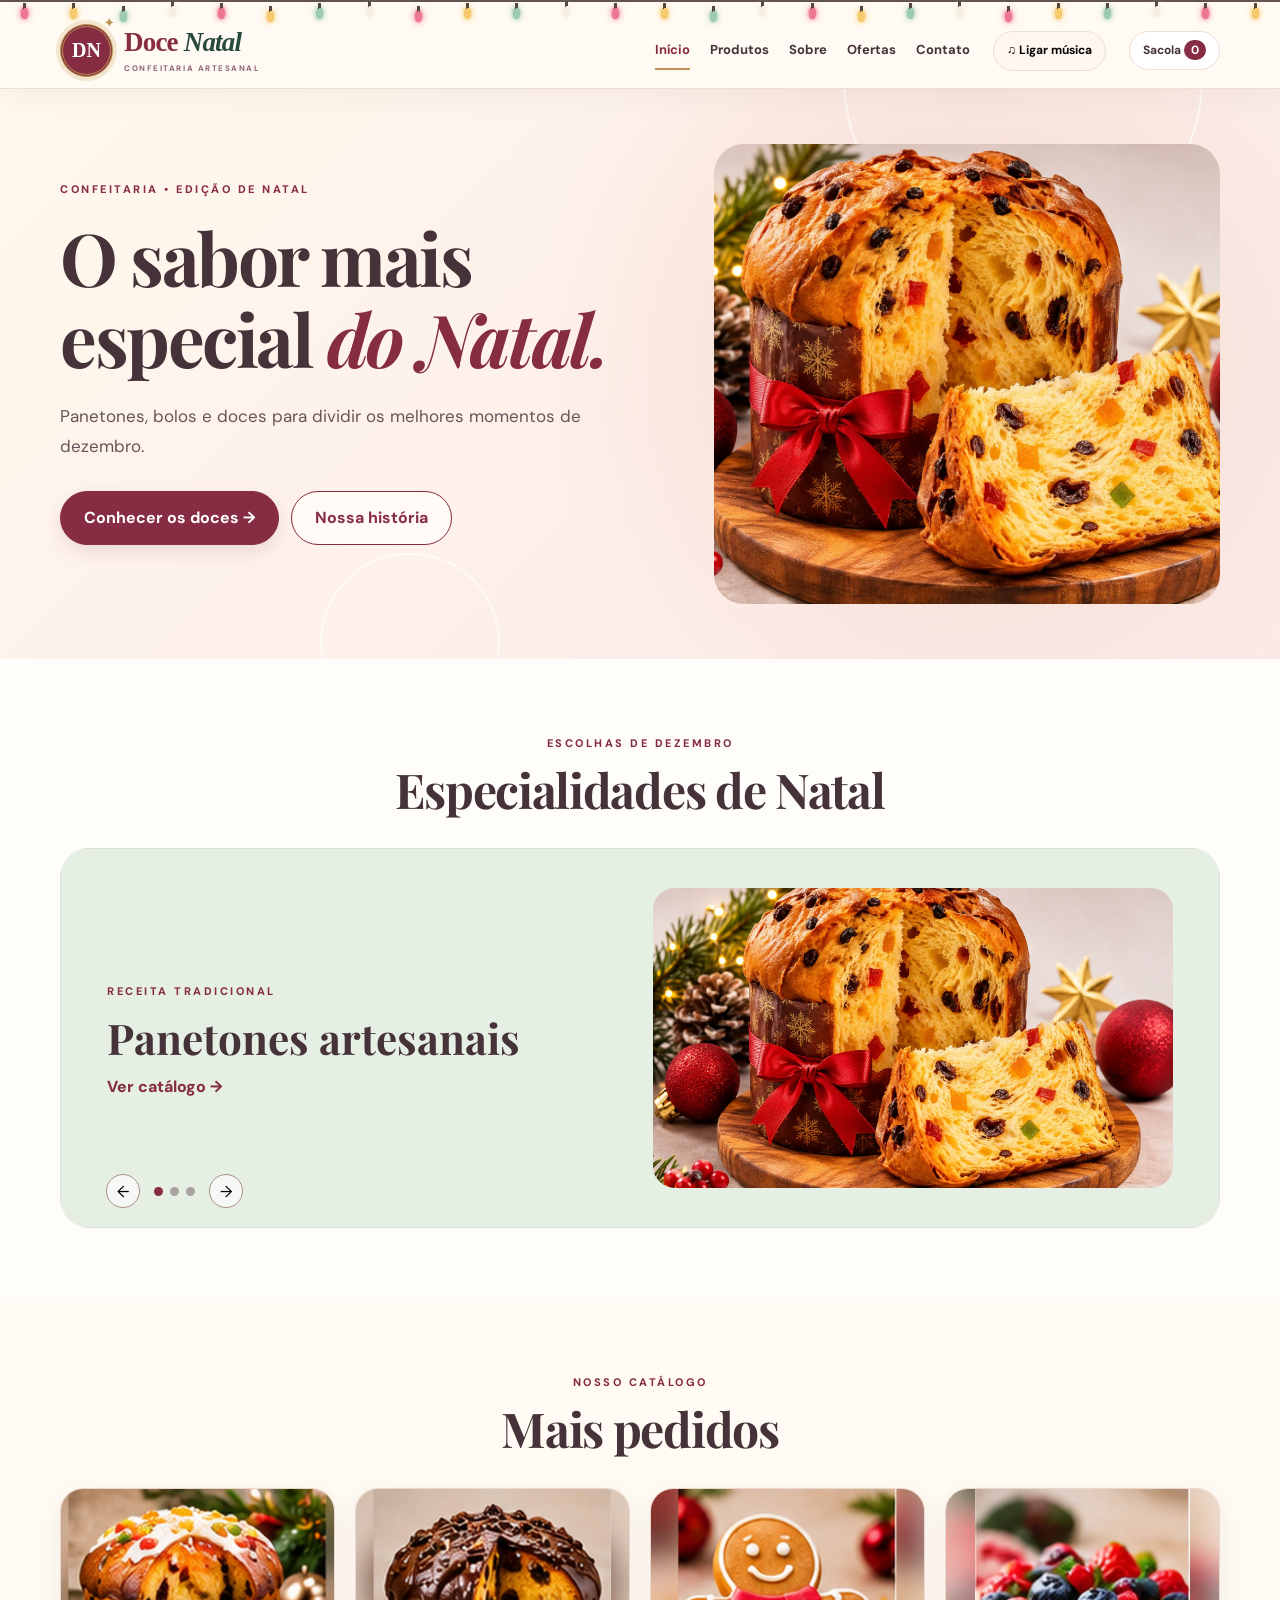
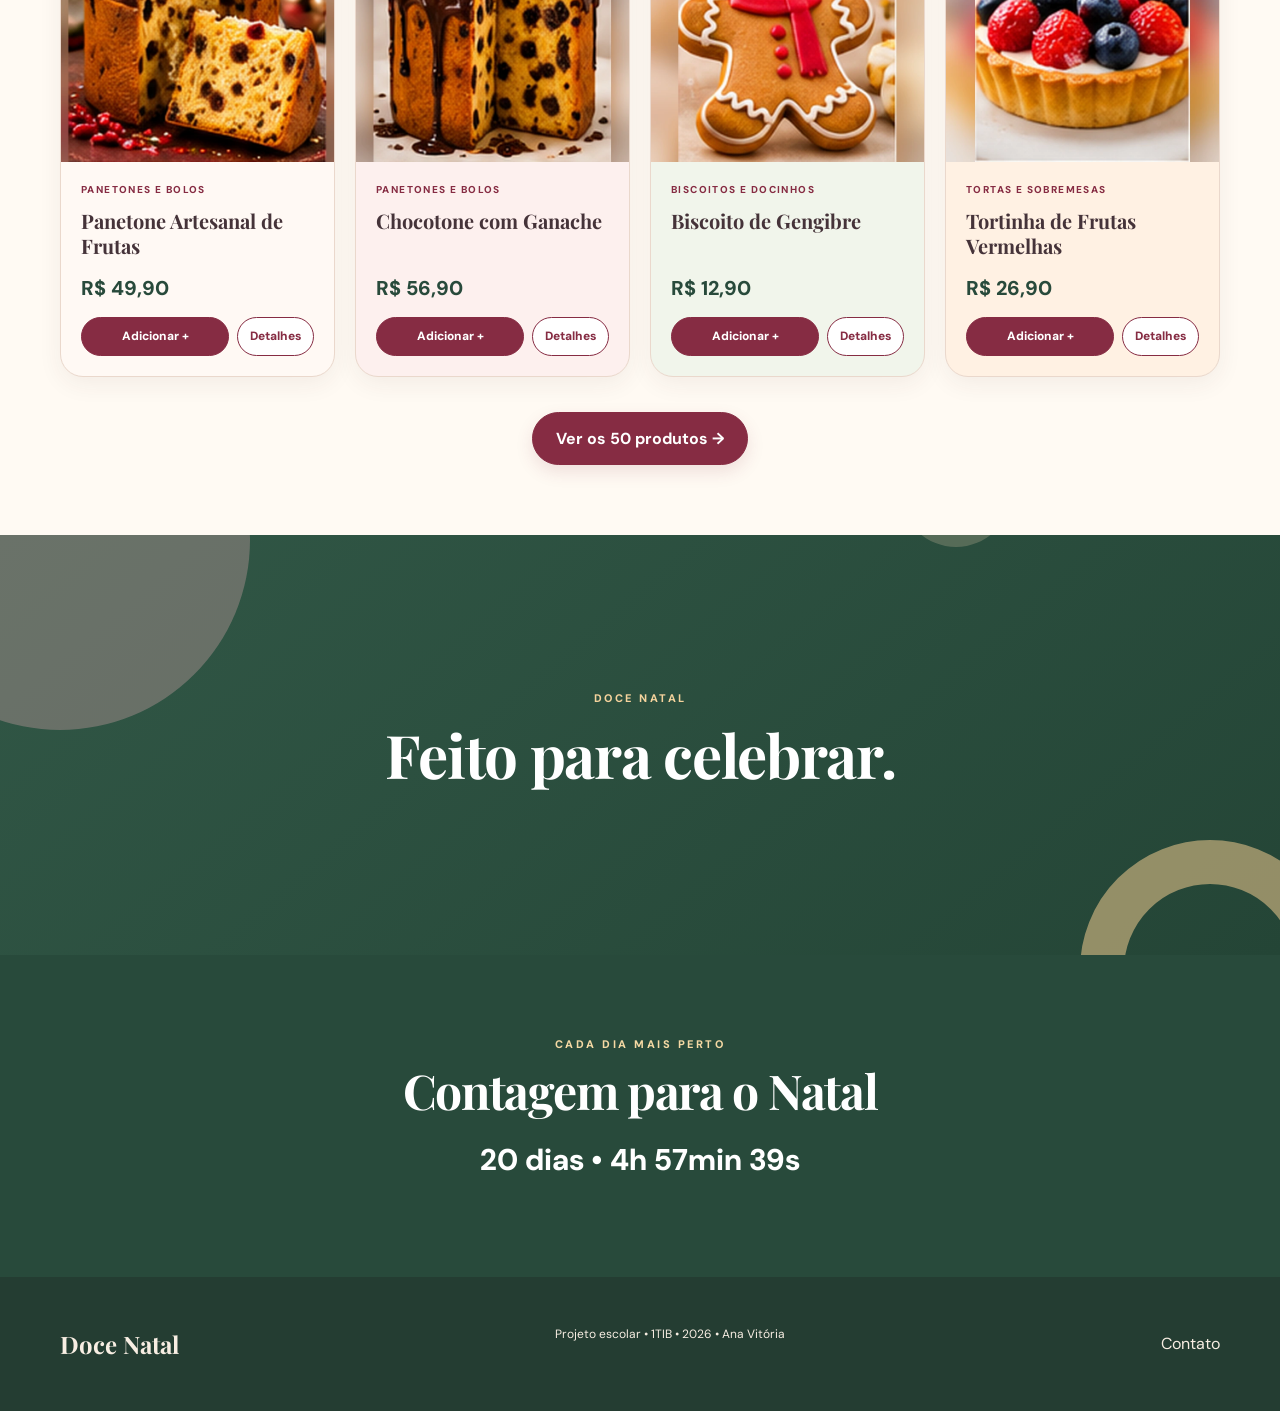
<file: AV2_DWS_Docenatal_1TIB/Doce_Natal/index.html>
<!DOCTYPE html>
<html lang="pt-BR">
<head>
  <meta charset="UTF-8">
  <meta name="viewport" content="width=device-width, initial-scale=1">
  <meta name="theme-color" content="#862c43">
  <meta name="description" content="Doce Natal — catálogo fictício de confeitaria artesanal para projeto escolar.">
  <title>Início | Doce Natal</title>
  <link rel="stylesheet" href="css/style.css">
  <link rel="stylesheet" href="css/responsivo.css">
</head>
<body>
<div id="luzes" class="luzes" aria-hidden="true"></div>
<div id="neve" class="neve" aria-hidden="true"></div>
<header class="cabecalho">
  <div class="container topo">
    <a class="marca" href="index.html" aria-label="Doce Natal — início">
      <span class="selo">DN<span class="selo-estrela">✦</span></span>
      <span class="marca-texto">Doce <em>Natal</em><small>CONFEITARIA ARTESANAL</small></span>
    </a>
    <button type="button" class="btn-menu" aria-label="Abrir menu" aria-expanded="false">☰</button>
    <nav class="menu" aria-label="Navegação principal">
      <a href="index.html" class="ativo" aria-current="page">Início</a>
      <a href="produtos.html">Produtos</a>
      <a href="sobre.html">Sobre</a>
      <a href="ofertas.html">Ofertas</a>
      <a href="contato.html">Contato</a>
    </nav>
    <button type="button" class="btn-musica" id="btn-musica" aria-pressed="false">♫ Ligar música</button>
    <a class="sacola" href="produtos.html#carrinho">Sacola <span id="qtd-carrinho">0</span></a>
  </div>
</header>
<main>
  <section class="hero">
    <div class="hero-decor decor-um" data-velocidade="0.12"></div>
    <div class="hero-decor decor-dois" data-velocidade="0.24"></div>
    <div class="container hero-grid">
      <div class="hero-texto revelar">
        <span class="sobretitulo">CONFEITARIA • EDIÇÃO DE NATAL</span>
        <h1>O sabor mais especial <em>do Natal.</em></h1>
        <p>Panetones, bolos e doces para dividir os melhores momentos de dezembro.</p>
        <div class="acoes">
          <a class="botao" href="produtos.html">Conhecer os doces →</a>
          <a class="botao botao-claro" href="sobre.html">Nossa história</a>
        </div>
      </div>
      <div class="vitrine-grafica revelar">
        <img class="hero-foto" src="img/slide-1.webp" alt="Panetone artesanal natalino" fetchpriority="high">
      </div>
    </div>
  </section>
  <section class="faixa">
    <div class="container">
      <div class="secao-titulo"><span class="sobretitulo">ESCOLHAS DE DEZEMBRO</span><h2>Especialidades de Natal</h2></div>
      <div class="carrossel" aria-label="Slideshow de especialidades">
        <article class="slide ativo" aria-hidden="false">
          <div class="slide-texto"><span class="sobretitulo">RECEITA TRADICIONAL</span><h3>Panetones artesanais</h3><a href="produtos.html">Ver catálogo →</a></div>
          <img class="slide-foto" src="img/slide-1.webp" alt="Panetone de Natal com frutas" loading="lazy">
        </article>
        <article class="slide" aria-hidden="true">
          <div class="slide-texto"><span class="sobretitulo">PARA COMPARTILHAR</span><h3>Bolos feitos para celebrar</h3><a href="produtos.html">Ver catálogo →</a></div>
          <img class="slide-foto" src="img/slide-2.webp" alt="Bolo de chocolate natalino" loading="lazy">
        </article>
        <article class="slide" aria-hidden="true">
          <div class="slide-texto"><span class="sobretitulo">PRESENTE DOCE</span><h3>Chocotones especiais</h3><a href="ofertas.html">Ver destaques →</a></div>
          <img class="slide-foto" src="img/slide-3.webp" alt="Chocotone artesanal coberto de chocolate" loading="lazy">
        </article>
        <div class="controles">
          <button id="anterior" type="button" aria-label="Slide anterior">←</button>
          <div id="indicadores" class="indicadores" aria-label="Selecionar slide"></div>
          <button id="proximo" type="button" aria-label="Próximo slide">→</button>
        </div>
      </div>
    </div>
  </section>
  <section class="container bloco revelar">
    <div class="secao-titulo"><span class="sobretitulo">NOSSO CATÁLOGO</span><h2>Mais pedidos</h2></div>
    <div id="destaques" class="grade-produtos"></div>
    <div class="centro"><a class="botao" href="produtos.html">Ver os 50 produtos →</a></div>
  </section>
  <section class="parallax-doce" aria-label="Clima de Natal">
    <div class="parallax-camada um" data-velocidade="0.13"></div>
    <div class="parallax-camada dois" data-velocidade="-0.09"></div>
    <div class="parallax-camada tres" data-velocidade="0.24"></div>
    <div class="container parallax-conteudo"><span class="sobretitulo">DOCE NATAL</span><h2>Feito para celebrar.</h2></div>
  </section>
  <section class="chamada">
    <div class="container"><span class="sobretitulo">CADA DIA MAIS PERTO</span><h2>Contagem para o Natal</h2><p id="contagem" class="contagem">Preparando contagem...</p></div>
  </section>
</main>
<footer class="rodape">
  <div class="container rodape-linha">
    <strong>Doce Natal</strong>
    <p>Projeto escolar • 1TIB • 2026 • Ana Vitória</p>
    <a href="contato.html">Contato</a>
  </div>
</footer>
<button id="topo" class="voltar" type="button" aria-label="Voltar ao topo">↑</button>
<div id="toast" class="toast" role="status" aria-live="polite"></div>
<audio id="musica-natal" preload="metadata" loop>
  <source src="audio/natal_av2_web.mp3" type="audio/mpeg">
</audio>
<script src="js/produtos.js" defer></script>
<script src="js/script.js" defer></script>
<script src="js/musica.js" defer></script>
</body>
</html>
</file>
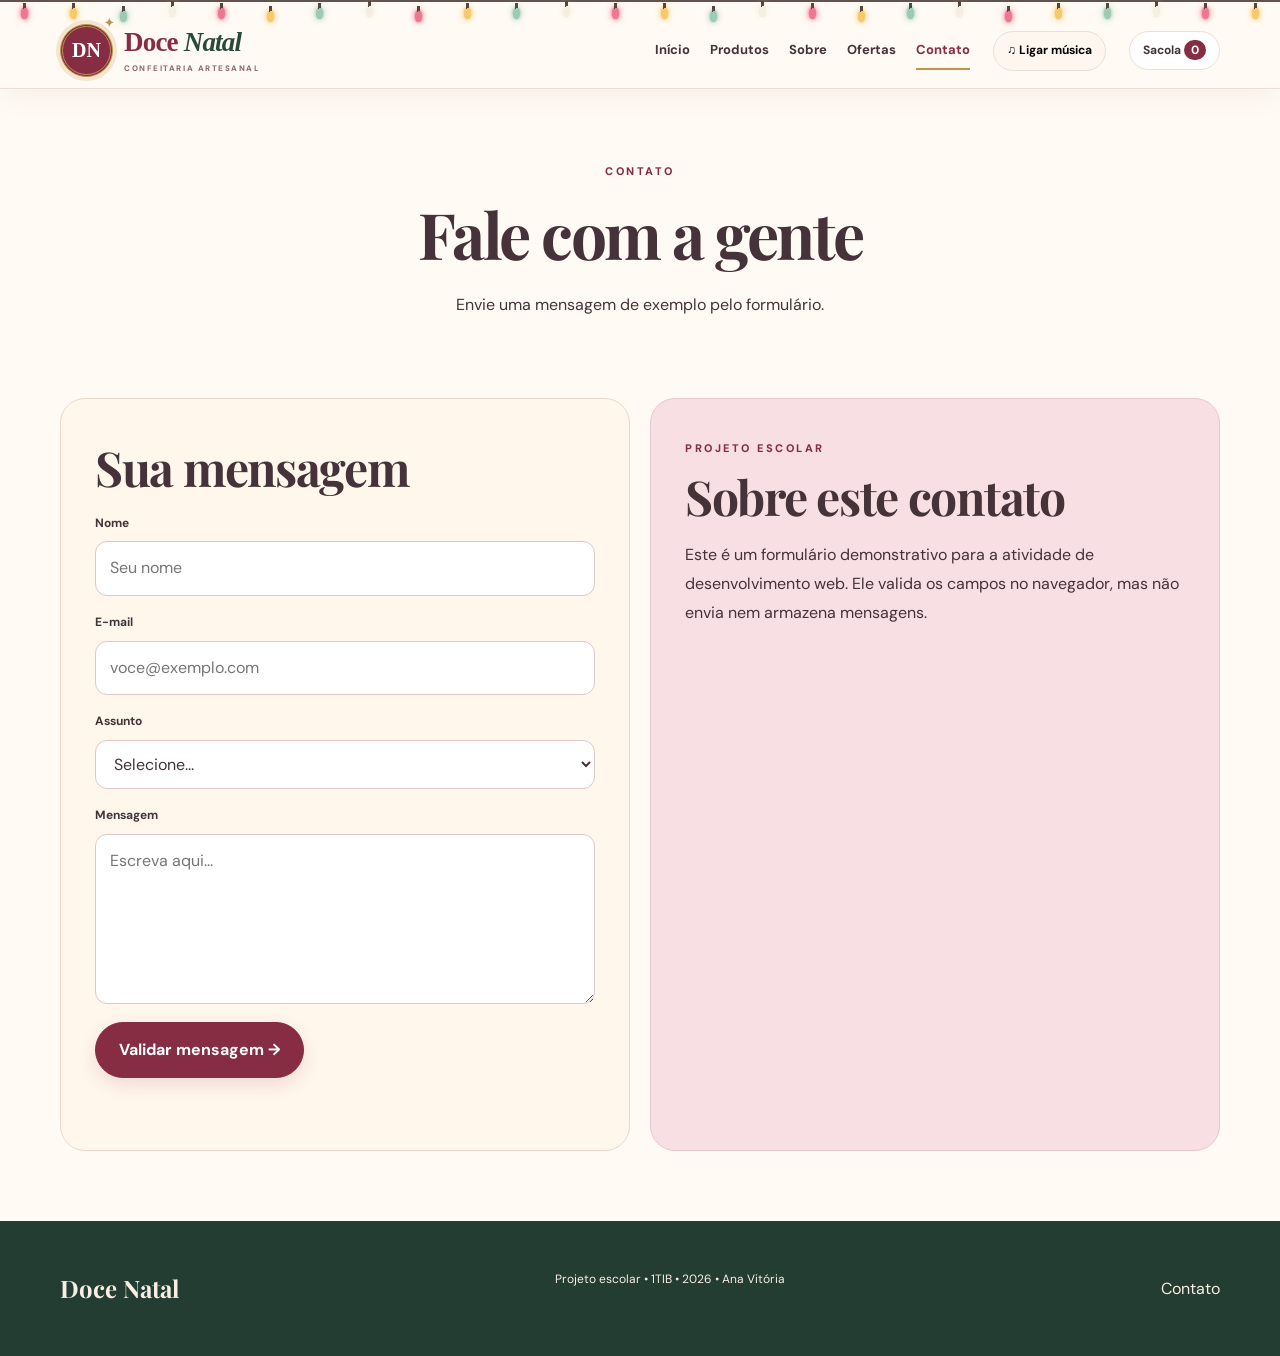
<file: AV2_DWS_Docenatal_1TIB/Doce_Natal/contato.html>
<!DOCTYPE html>
<html lang="pt-BR">
<head>
  <meta charset="UTF-8">
  <meta name="viewport" content="width=device-width, initial-scale=1">
  <meta name="theme-color" content="#862c43">
  <meta name="description" content="Doce Natal — catálogo fictício de confeitaria artesanal para projeto escolar.">
  <title>Contato | Doce Natal</title>
  <link rel="stylesheet" href="css/style.css">
  <link rel="stylesheet" href="css/responsivo.css">
</head>
<body>
<div id="luzes" class="luzes" aria-hidden="true"></div>
<div id="neve" class="neve" aria-hidden="true"></div>
<header class="cabecalho">
  <div class="container topo">
    <a class="marca" href="index.html" aria-label="Doce Natal — início">
      <span class="selo">DN<span class="selo-estrela">✦</span></span>
      <span class="marca-texto">Doce <em>Natal</em><small>CONFEITARIA ARTESANAL</small></span>
    </a>
    <button type="button" class="btn-menu" aria-label="Abrir menu" aria-expanded="false">☰</button>
    <nav class="menu" aria-label="Navegação principal">
      <a href="index.html">Início</a>
      <a href="produtos.html">Produtos</a>
      <a href="sobre.html">Sobre</a>
      <a href="ofertas.html">Ofertas</a>
      <a href="contato.html" class="ativo" aria-current="page">Contato</a>
    </nav>
    <button type="button" class="btn-musica" id="btn-musica" aria-pressed="false">♫ Ligar música</button>
    <a class="sacola" href="produtos.html#carrinho">Sacola <span id="qtd-carrinho">0</span></a>
  </div>
</header>
<main>
  <section class="pagina-intro container"><span class="sobretitulo">CONTATO</span><h1>Fale com a gente</h1><p>Envie uma mensagem de exemplo pelo formulário.</p></section>
  <section class="container bloco contato-grid">
    <form id="form-contato" class="painel" novalidate>
      <h2>Sua mensagem</h2>
      <label for="nome">Nome</label><input id="nome" name="nome" autocomplete="name" required placeholder="Seu nome">
      <label for="email">E-mail</label><input id="email" name="email" type="email" autocomplete="email" required placeholder="voce@exemplo.com">
      <label for="assunto">Assunto</label><select id="assunto" required><option value="">Selecione...</option><option>Produtos</option><option>Presentes</option><option>Outro assunto</option></select>
      <label for="mensagem">Mensagem</label><textarea id="mensagem" rows="5" required placeholder="Escreva aqui..."></textarea>
      <button class="botao" type="submit">Validar mensagem →</button>
      <p id="mensagem-form" role="status" aria-live="polite"></p>
    </form>
    <aside class="painel painel-rosa"><span class="sobretitulo">PROJETO ESCOLAR</span><h2>Sobre este contato</h2><p>Este é um formulário demonstrativo para a atividade de desenvolvimento web. Ele valida os campos no navegador, mas não envia nem armazena mensagens.</p></aside>
  </section>
</main>
<footer class="rodape">
  <div class="container rodape-linha">
    <strong>Doce Natal</strong>
    <p>Projeto escolar • 1TIB • 2026 • Ana Vitória</p>
    <a href="contato.html">Contato</a>
  </div>
</footer>
<button id="topo" class="voltar" type="button" aria-label="Voltar ao topo">↑</button>
<div id="toast" class="toast" role="status" aria-live="polite"></div>
<audio id="musica-natal" preload="metadata" loop>
  <source src="audio/natal_av2_web.mp3" type="audio/mpeg">
</audio>
<script src="js/produtos.js" defer></script>
<script src="js/script.js" defer></script>
<script src="js/musica.js" defer></script>
</body>
</html>
</file>
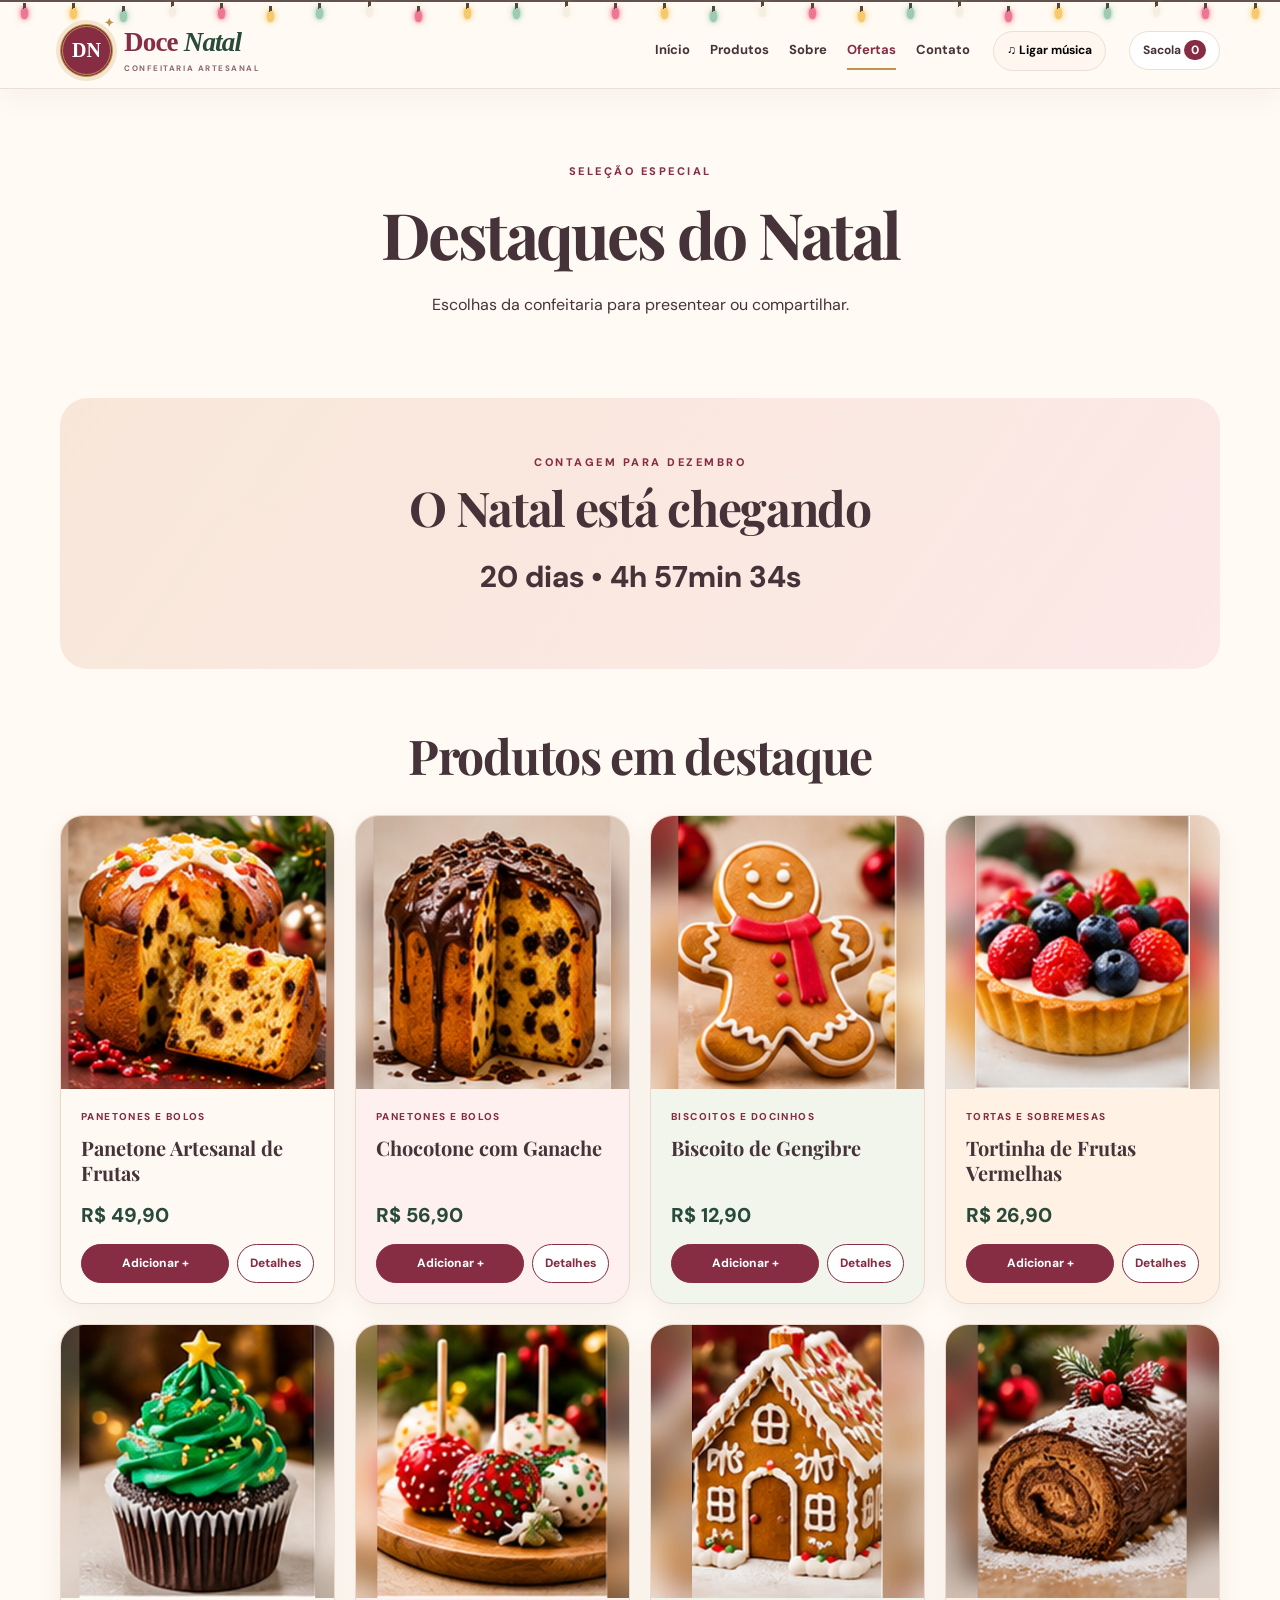
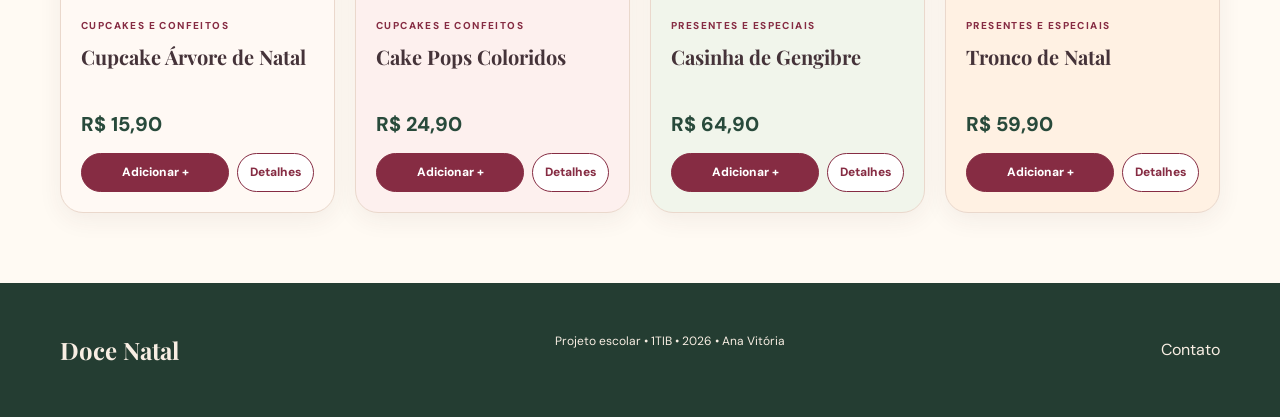
<file: AV2_DWS_Docenatal_1TIB/Doce_Natal/ofertas.html>
<!DOCTYPE html>
<html lang="pt-BR">
<head>
  <meta charset="UTF-8">
  <meta name="viewport" content="width=device-width, initial-scale=1">
  <meta name="theme-color" content="#862c43">
  <meta name="description" content="Doce Natal — catálogo fictício de confeitaria artesanal para projeto escolar.">
  <title>Ofertas | Doce Natal</title>
  <link rel="stylesheet" href="css/style.css">
  <link rel="stylesheet" href="css/responsivo.css">
</head>
<body>
<div id="luzes" class="luzes" aria-hidden="true"></div>
<div id="neve" class="neve" aria-hidden="true"></div>
<header class="cabecalho">
  <div class="container topo">
    <a class="marca" href="index.html" aria-label="Doce Natal — início">
      <span class="selo">DN<span class="selo-estrela">✦</span></span>
      <span class="marca-texto">Doce <em>Natal</em><small>CONFEITARIA ARTESANAL</small></span>
    </a>
    <button type="button" class="btn-menu" aria-label="Abrir menu" aria-expanded="false">☰</button>
    <nav class="menu" aria-label="Navegação principal">
      <a href="index.html">Início</a>
      <a href="produtos.html">Produtos</a>
      <a href="sobre.html">Sobre</a>
      <a href="ofertas.html" class="ativo" aria-current="page">Ofertas</a>
      <a href="contato.html">Contato</a>
    </nav>
    <button type="button" class="btn-musica" id="btn-musica" aria-pressed="false">♫ Ligar música</button>
    <a class="sacola" href="produtos.html#carrinho">Sacola <span id="qtd-carrinho">0</span></a>
  </div>
</header>
<main>
  <section class="pagina-intro container"><span class="sobretitulo">SELEÇÃO ESPECIAL</span><h1>Destaques do Natal</h1><p>Escolhas da confeitaria para presentear ou compartilhar.</p></section>
  <section class="container bloco">
    <div class="oferta-destaque revelar"><span class="sobretitulo">CONTAGEM PARA DEZEMBRO</span><h2>O Natal está chegando</h2><p id="contagem" class="contagem">Preparando contagem...</p></div>
    <div class="secao-titulo"><h2>Produtos em destaque</h2></div>
    <div id="ofertas-lista" class="grade-produtos"></div>
  </section>
</main>
<footer class="rodape">
  <div class="container rodape-linha">
    <strong>Doce Natal</strong>
    <p>Projeto escolar • 1TIB • 2026 • Ana Vitória</p>
    <a href="contato.html">Contato</a>
  </div>
</footer>
<button id="topo" class="voltar" type="button" aria-label="Voltar ao topo">↑</button>
<div id="toast" class="toast" role="status" aria-live="polite"></div>
<audio id="musica-natal" preload="metadata" loop>
  <source src="audio/natal_av2_web.mp3" type="audio/mpeg">
</audio>
<script src="js/produtos.js" defer></script>
<script src="js/script.js" defer></script>
<script src="js/musica.js" defer></script>
</body>
</html>
</file>
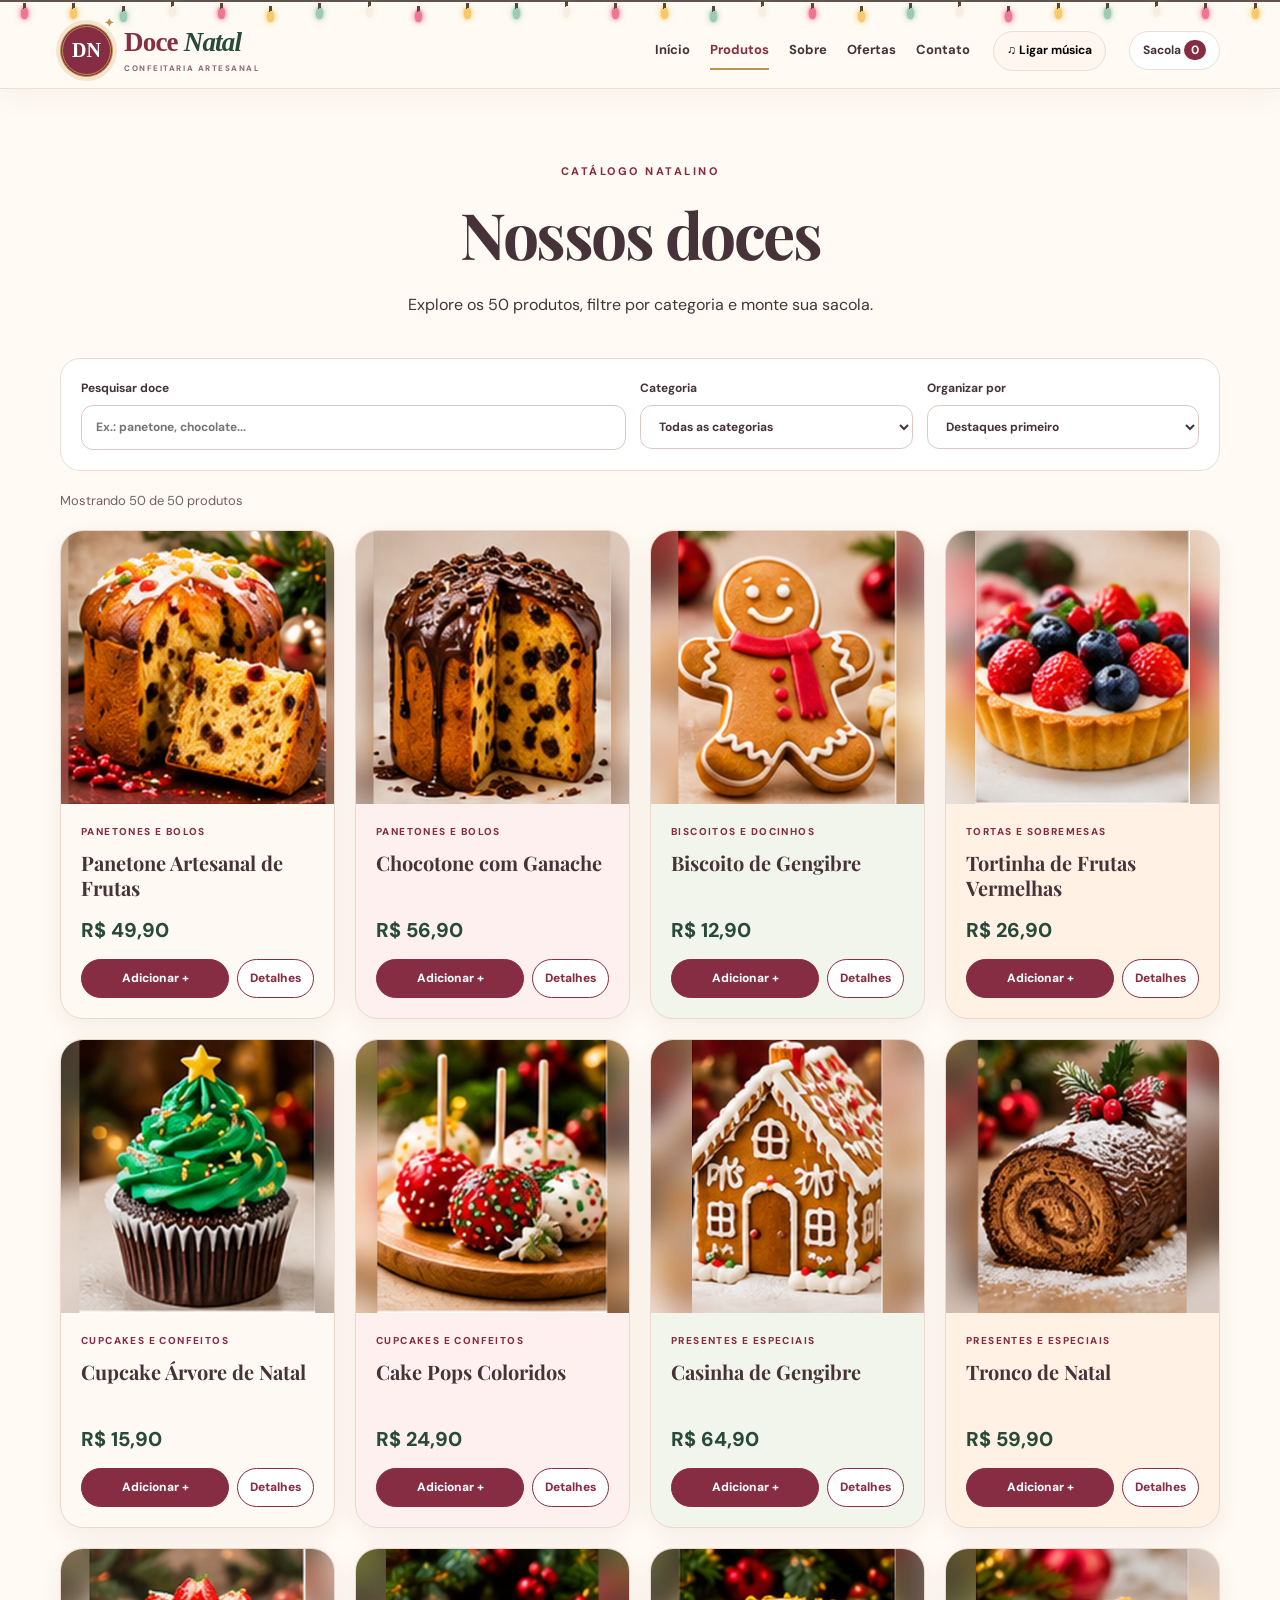
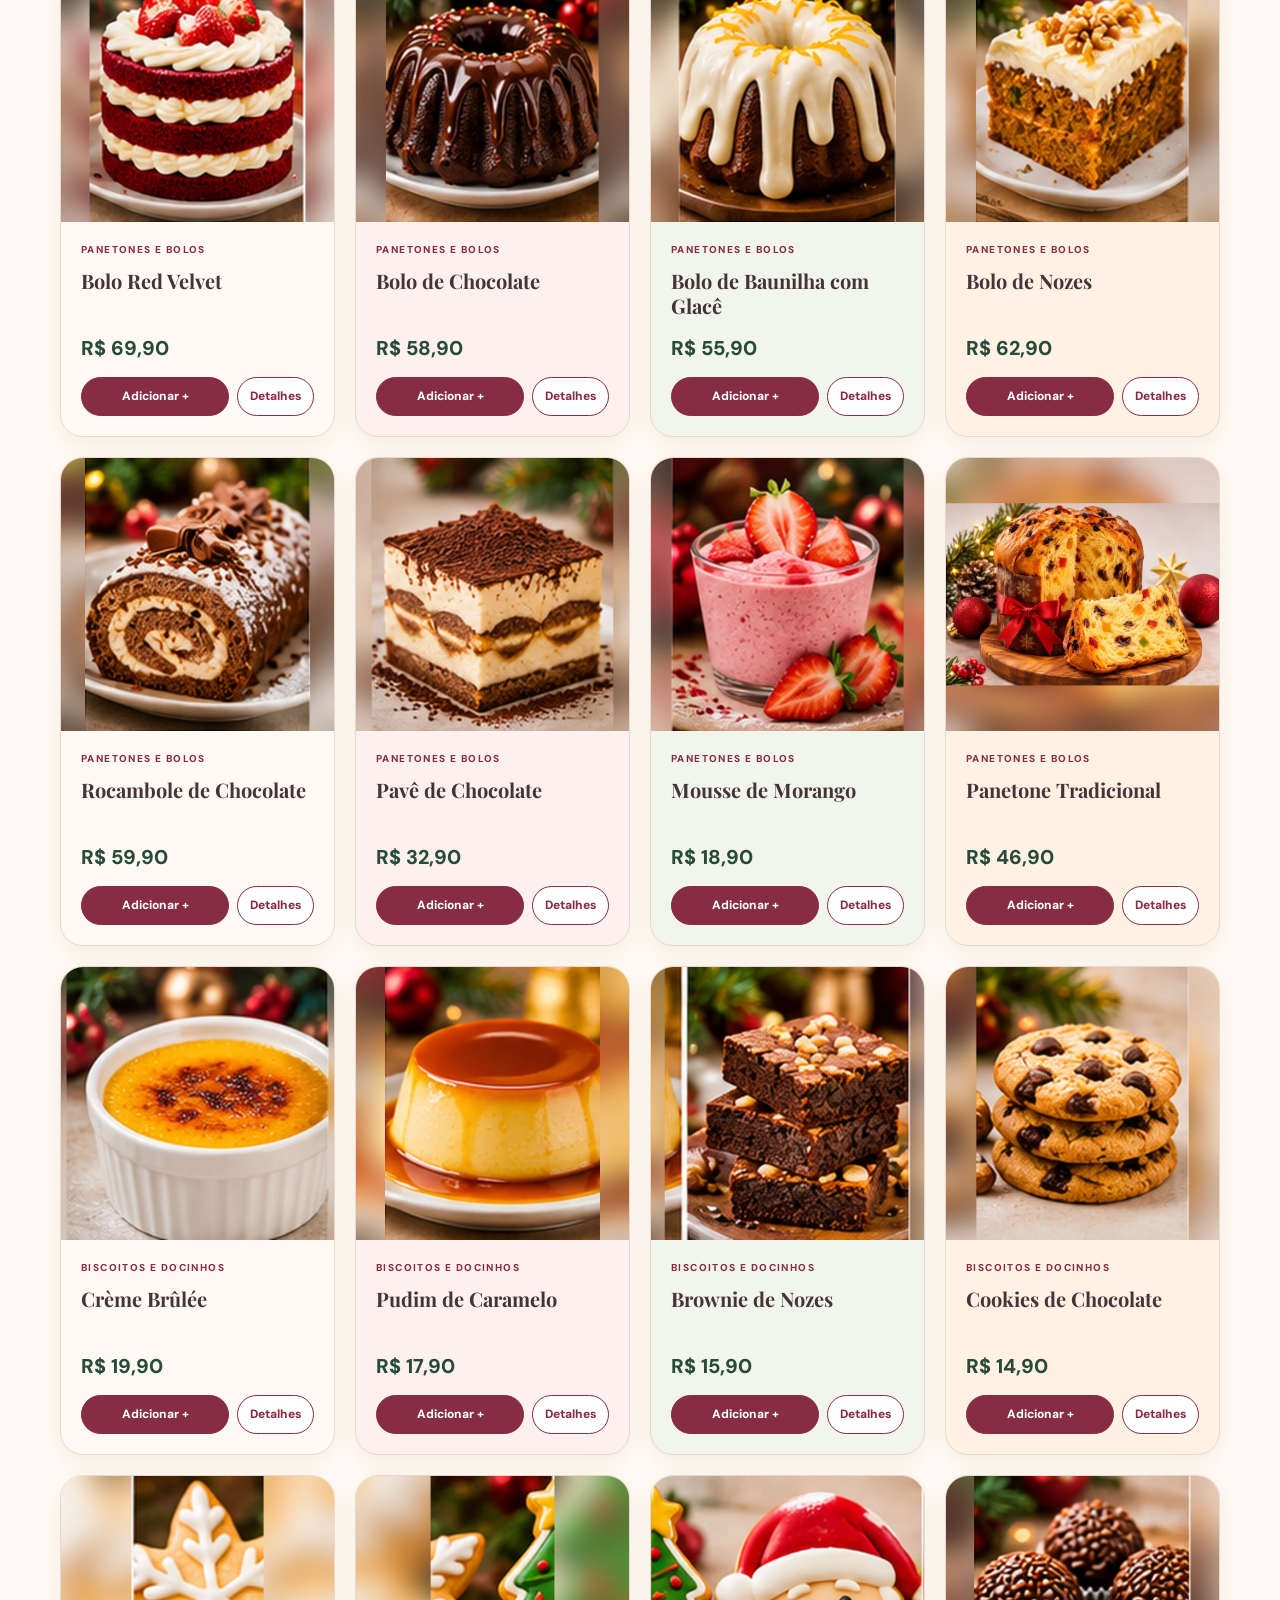
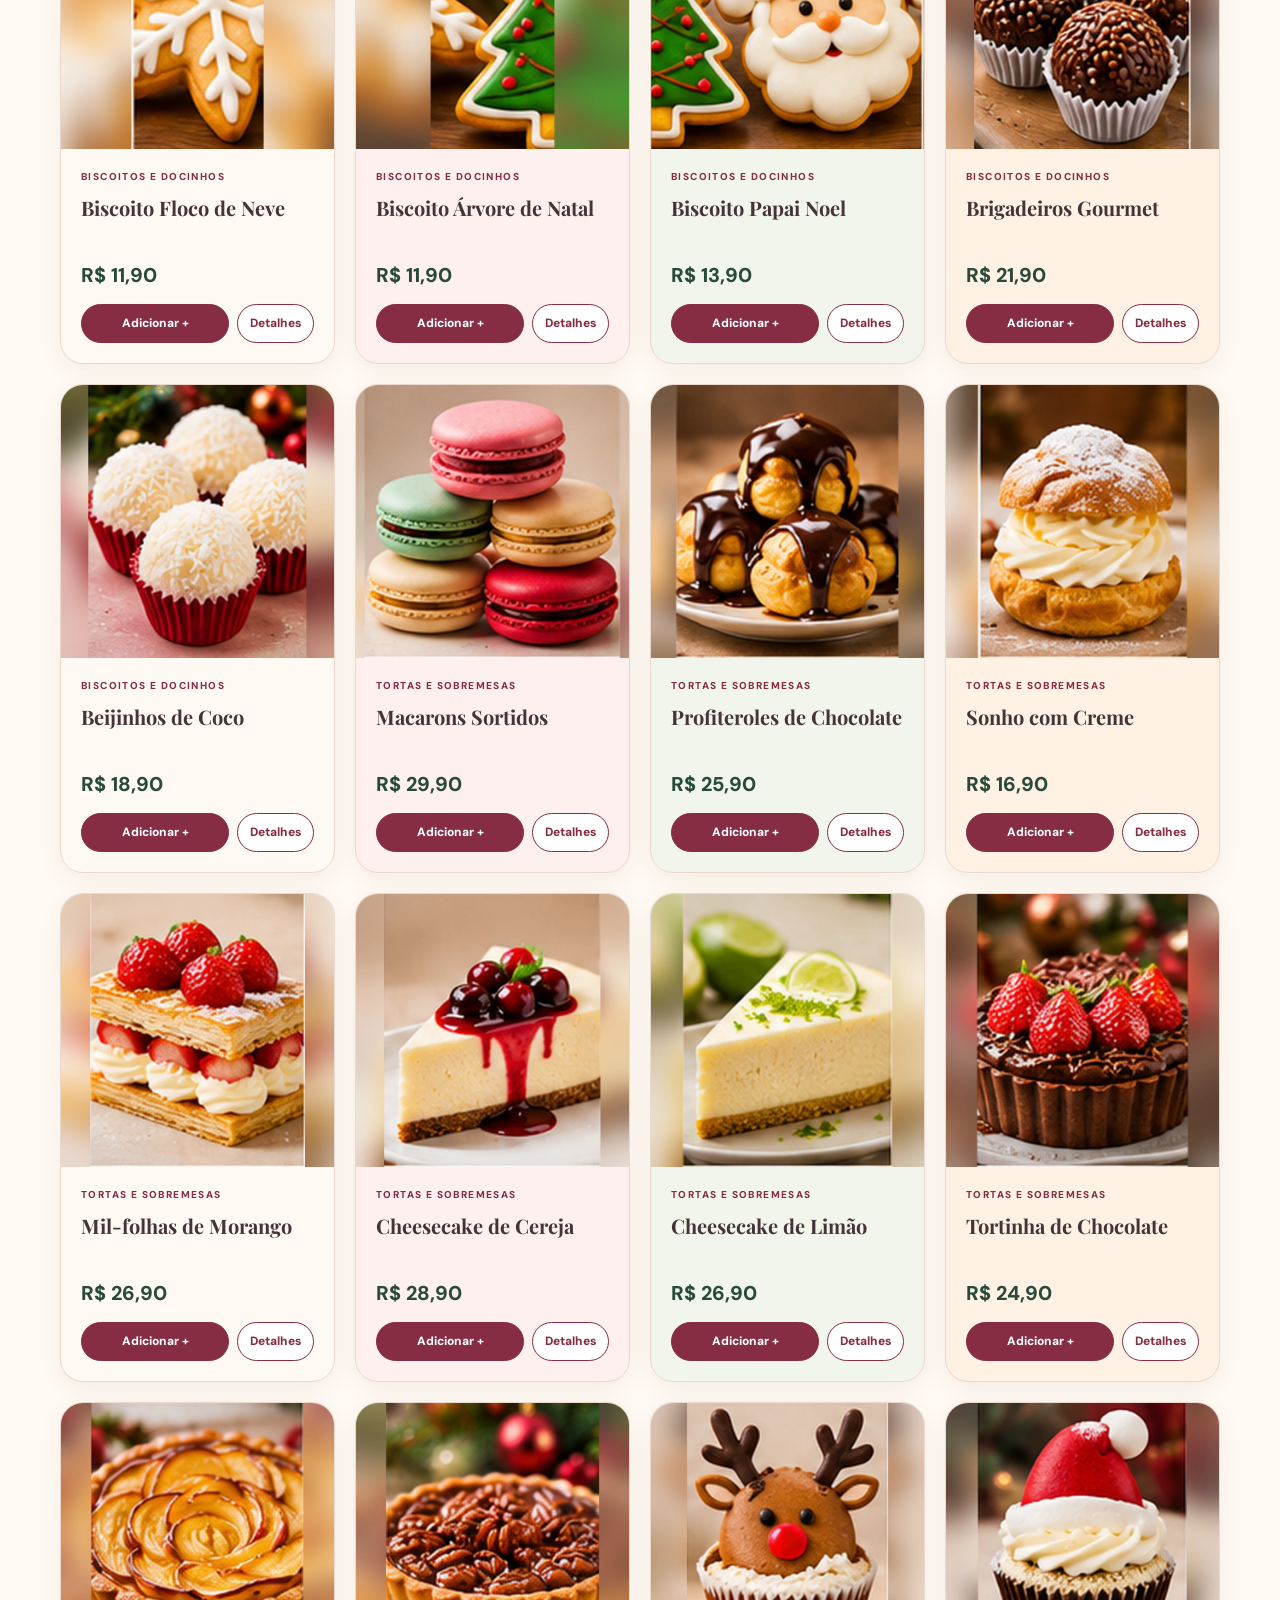
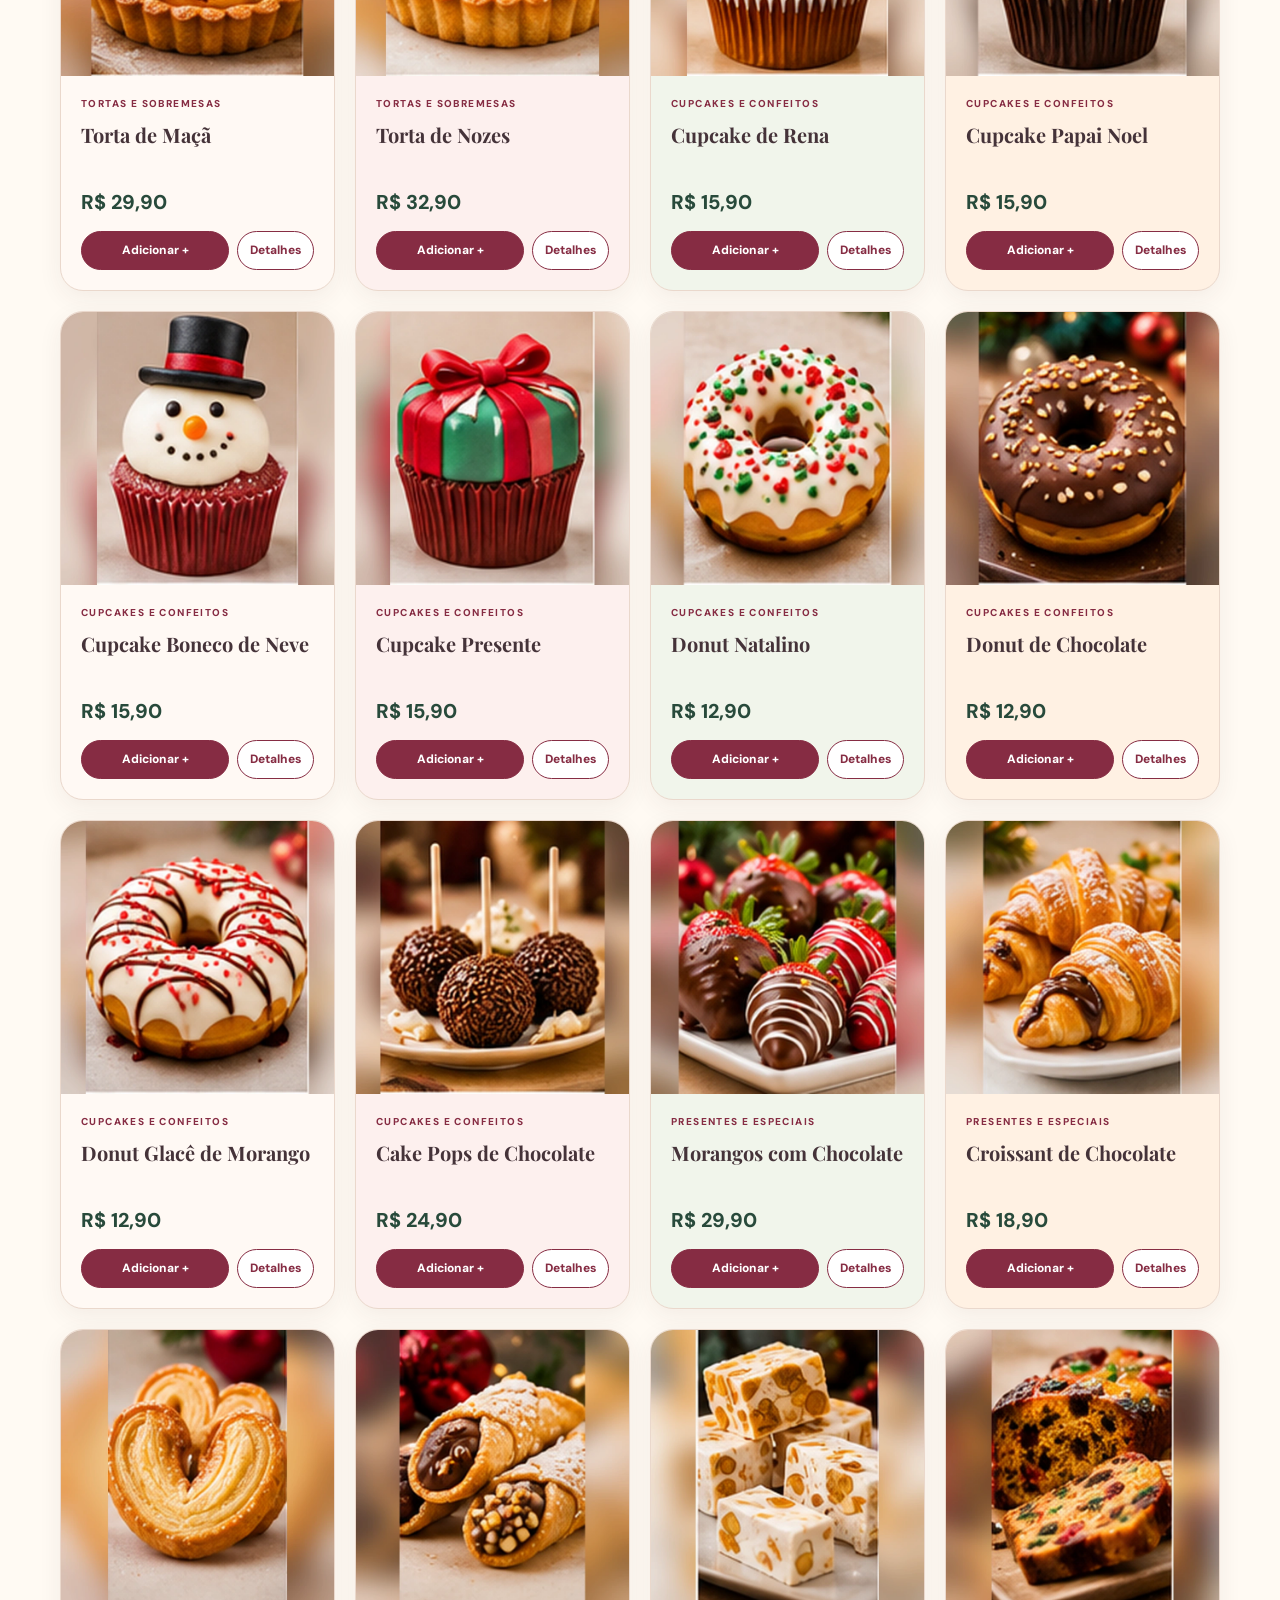
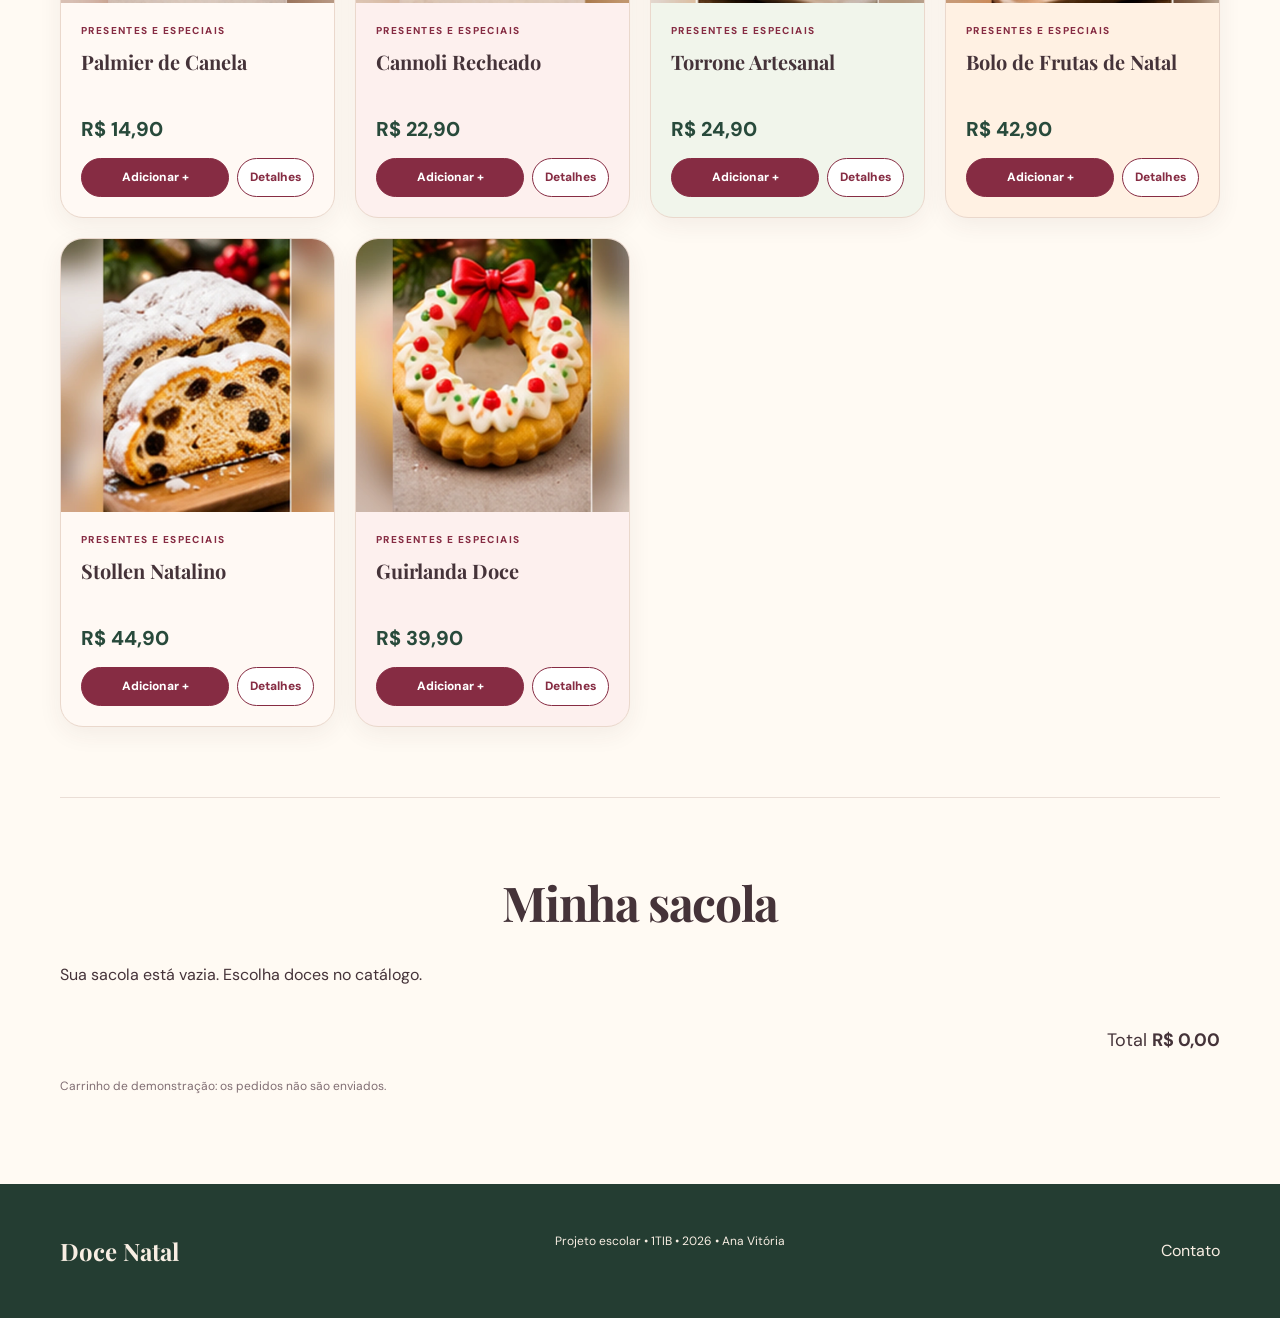
<file: AV2_DWS_Docenatal_1TIB/Doce_Natal/produtos.html>
<!DOCTYPE html>
<html lang="pt-BR">
<head>
  <meta charset="UTF-8">
  <meta name="viewport" content="width=device-width, initial-scale=1">
  <meta name="theme-color" content="#862c43">
  <meta name="description" content="Doce Natal — catálogo fictício de confeitaria artesanal para projeto escolar.">
  <title>Produtos | Doce Natal</title>
  <link rel="stylesheet" href="css/style.css">
  <link rel="stylesheet" href="css/responsivo.css">
</head>
<body>
<div id="luzes" class="luzes" aria-hidden="true"></div>
<div id="neve" class="neve" aria-hidden="true"></div>
<header class="cabecalho">
  <div class="container topo">
    <a class="marca" href="index.html" aria-label="Doce Natal — início">
      <span class="selo">DN<span class="selo-estrela">✦</span></span>
      <span class="marca-texto">Doce <em>Natal</em><small>CONFEITARIA ARTESANAL</small></span>
    </a>
    <button type="button" class="btn-menu" aria-label="Abrir menu" aria-expanded="false">☰</button>
    <nav class="menu" aria-label="Navegação principal">
      <a href="index.html">Início</a>
      <a href="produtos.html" class="ativo" aria-current="page">Produtos</a>
      <a href="sobre.html">Sobre</a>
      <a href="ofertas.html">Ofertas</a>
      <a href="contato.html">Contato</a>
    </nav>
    <button type="button" class="btn-musica" id="btn-musica" aria-pressed="false">♫ Ligar música</button>
    <a class="sacola" href="produtos.html#carrinho">Sacola <span id="qtd-carrinho">0</span></a>
  </div>
</header>
<main>
  <section class="pagina-intro container"><span class="sobretitulo">CATÁLOGO NATALINO</span><h1>Nossos doces</h1><p>Explore os 50 produtos, filtre por categoria e monte sua sacola.</p></section>
  <section class="container bloco catalogo">
    <div class="filtros">
      <label for="busca">Pesquisar doce<input id="busca" type="search" placeholder="Ex.: panetone, chocolate..."></label>
      <label for="categoria">Categoria<select id="categoria"><option value="todas">Todas as categorias</option></select></label>
      <label for="ordem">Organizar por<select id="ordem"><option value="padrao">Destaques primeiro</option><option value="menor">Menor preço</option><option value="maior">Maior preço</option></select></label>
    </div>
    <p id="contador" class="contador" aria-live="polite"></p>
    <div id="lista-produtos" class="grade-produtos"></div>
  </section>
  <section id="carrinho" class="container bloco carrinho">
    <div class="secao-titulo"><h2>Minha sacola</h2></div>
    <div id="itens-carrinho"></div>
    <div class="carrinho-total">Total <strong id="total-carrinho">R$ 0,00</strong></div>
    <p class="nota-demonstracao">Carrinho de demonstração: os pedidos não são enviados.</p>
  </section>
  <dialog id="modal-produto" aria-label="Detalhes do produto">
    <button type="button" class="fechar-modal" aria-label="Fechar detalhes">×</button>
    <div id="modal-conteudo"></div>
  </dialog>
</main>
<footer class="rodape">
  <div class="container rodape-linha">
    <strong>Doce Natal</strong>
    <p>Projeto escolar • 1TIB • 2026 • Ana Vitória</p>
    <a href="contato.html">Contato</a>
  </div>
</footer>
<button id="topo" class="voltar" type="button" aria-label="Voltar ao topo">↑</button>
<div id="toast" class="toast" role="status" aria-live="polite"></div>
<audio id="musica-natal" preload="metadata" loop>
  <source src="audio/natal_av2_web.mp3" type="audio/mpeg">
</audio>
<script src="js/produtos.js" defer></script>
<script src="js/script.js" defer></script>
<script src="js/musica.js" defer></script>
</body>
</html>
</file>
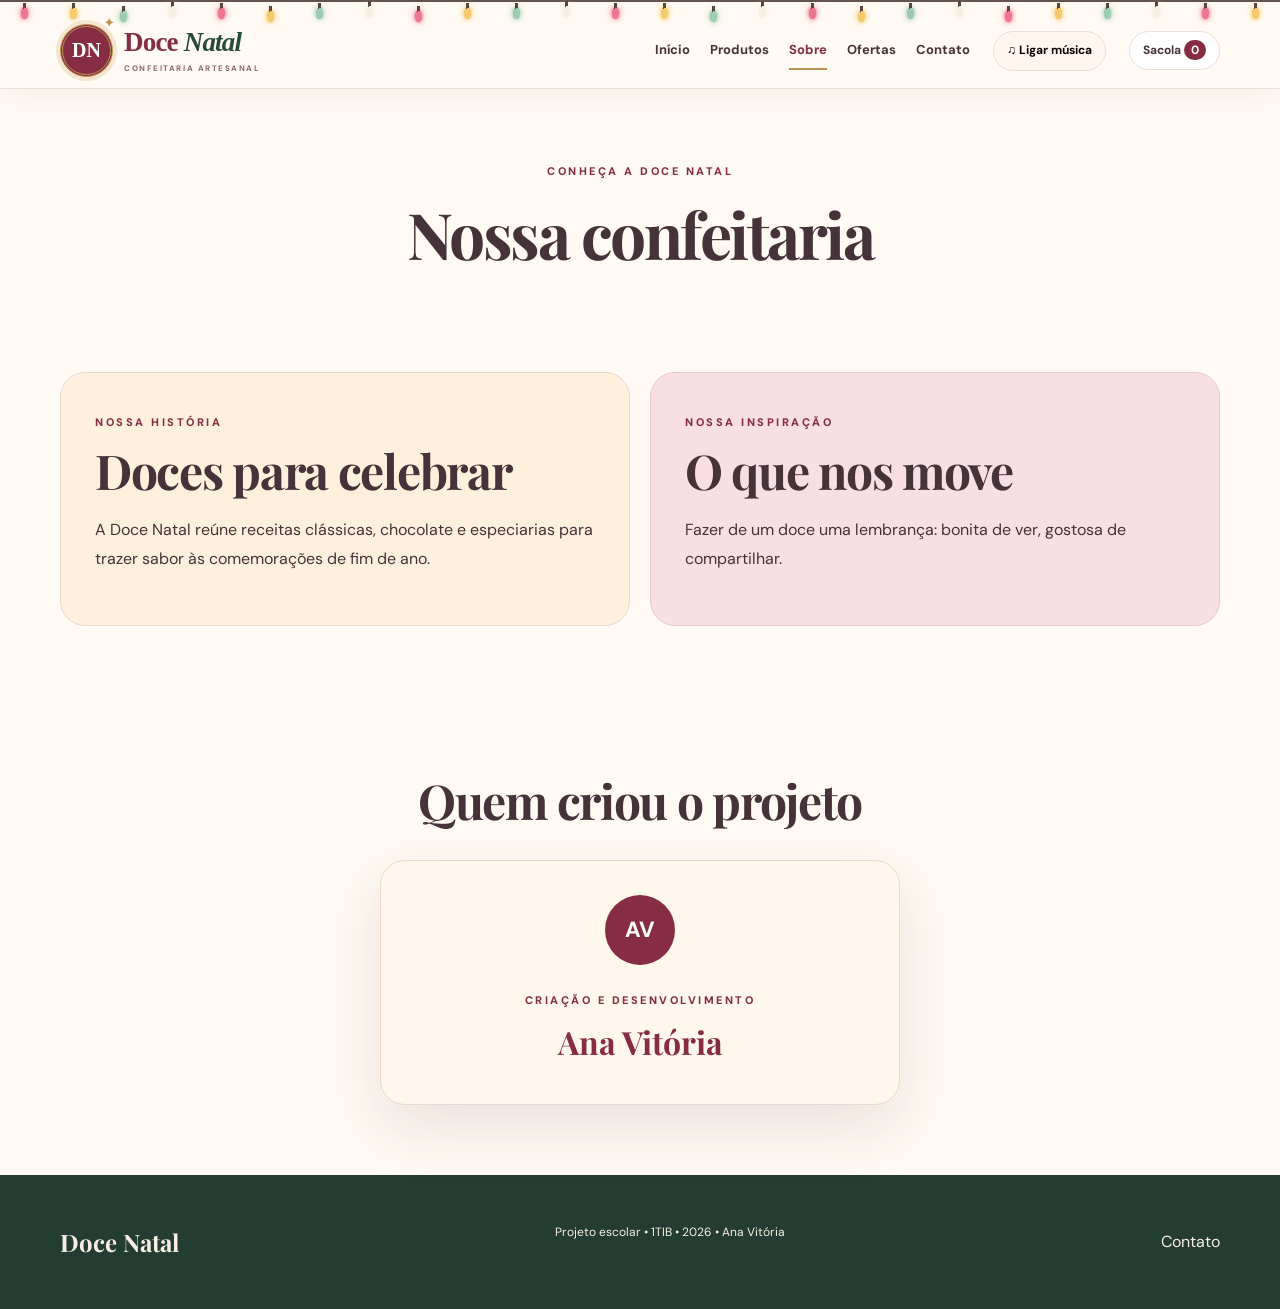
<file: AV2_DWS_Docenatal_1TIB/Doce_Natal/sobre.html>
<!DOCTYPE html>
<html lang="pt-BR">
<head>
  <meta charset="UTF-8">
  <meta name="viewport" content="width=device-width, initial-scale=1">
  <meta name="theme-color" content="#862c43">
  <meta name="description" content="Doce Natal — catálogo fictício de confeitaria artesanal para projeto escolar.">
  <title>Sobre | Doce Natal</title>
  <link rel="stylesheet" href="css/style.css">
  <link rel="stylesheet" href="css/responsivo.css">
</head>
<body>
<div id="luzes" class="luzes" aria-hidden="true"></div>
<div id="neve" class="neve" aria-hidden="true"></div>
<header class="cabecalho">
  <div class="container topo">
    <a class="marca" href="index.html" aria-label="Doce Natal — início">
      <span class="selo">DN<span class="selo-estrela">✦</span></span>
      <span class="marca-texto">Doce <em>Natal</em><small>CONFEITARIA ARTESANAL</small></span>
    </a>
    <button type="button" class="btn-menu" aria-label="Abrir menu" aria-expanded="false">☰</button>
    <nav class="menu" aria-label="Navegação principal">
      <a href="index.html">Início</a>
      <a href="produtos.html">Produtos</a>
      <a href="sobre.html" class="ativo" aria-current="page">Sobre</a>
      <a href="ofertas.html">Ofertas</a>
      <a href="contato.html">Contato</a>
    </nav>
    <button type="button" class="btn-musica" id="btn-musica" aria-pressed="false">♫ Ligar música</button>
    <a class="sacola" href="produtos.html#carrinho">Sacola <span id="qtd-carrinho">0</span></a>
  </div>
</header>
<main>
  <section class="pagina-intro container"><span class="sobretitulo">CONHEÇA A DOCE NATAL</span><h1>Nossa confeitaria</h1></section>
  <section class="container bloco historia">
    <article class="painel revelar"><span class="sobretitulo">NOSSA HISTÓRIA</span><h2>Doces para celebrar</h2><p>A Doce Natal reúne receitas clássicas, chocolate e especiarias para trazer sabor às comemorações de fim de ano.</p></article>
    <article class="painel painel-rosa revelar"><span class="sobretitulo">NOSSA INSPIRAÇÃO</span><h2>O que nos move</h2><p>Fazer de um doce uma lembrança: bonita de ver, gostosa de compartilhar.</p></article>
  </section>
  <section class="container bloco"><div class="secao-titulo"><h2>Quem criou o projeto</h2></div><div class="equipe equipe-solo"><article class="painel integrante"><span class="avatar">AV</span><span class="sobretitulo">CRIAÇÃO E DESENVOLVIMENTO</span><h3>Ana Vitória</h3></article></div></section>
</main>
<footer class="rodape">
  <div class="container rodape-linha">
    <strong>Doce Natal</strong>
    <p>Projeto escolar • 1TIB • 2026 • Ana Vitória</p>
    <a href="contato.html">Contato</a>
  </div>
</footer>
<button id="topo" class="voltar" type="button" aria-label="Voltar ao topo">↑</button>
<div id="toast" class="toast" role="status" aria-live="polite"></div>
<audio id="musica-natal" preload="metadata" loop>
  <source src="audio/natal_av2_web.mp3" type="audio/mpeg">
</audio>
<script src="js/produtos.js" defer></script>
<script src="js/script.js" defer></script>
<script src="js/musica.js" defer></script>
</body>
</html>
</file>
<file: AV2_DWS_Docenatal_1TIB/Doce_Natal/css/style.css>
@import url('https://fonts.googleapis.com/css2?family=DM+Sans:wght@400;500;600;700&family=Playfair+Display:ital,wght@0,600;0,700;1,600&display=swap');
:root {
  --vermelho:#9d2942;
  --verde:#315746;
  --dourado:#c8a25b;
  --neve:#fff;
  --creme:#fff7eb;
  --noite:#29243b;
  --rosa:#f7d9df;
  --texto:#43333b;
  --borda:#e8d9d3;
  --raio:22px;
  --sombra:0 15px 45px #6b2d3520
}

* {
  box-sizing:border-box
}

html {
  scroll-behavior:smooth
}

body {
  margin:0;
  background:var(--creme);
  color:var(--texto);
  font-family:'DM Sans',Arial,sans-serif;
  line-height:1.6
}

a {
  color:inherit;
  text-decoration:none
}

button,input,textarea,select {
  font:inherit
}

button {
  cursor:pointer
}

button:focus-visible,a:focus-visible,input:focus-visible,select:focus-visible,textarea:focus-visible {
  outline:3px solid var(--dourado);
  outline-offset:3px
}

.container {
  width:min(1160px,calc(100% - 36px));
  margin:auto
}

.cabecalho {
  background:#fffaf3ed;
  position:sticky;
  top:0;
  z-index:50;
  border-bottom:1px solid var(--borda);
  backdrop-filter:blur(15px)
}

.topo {
  min-height:94px;
  display:flex;
  align-items:center;
  gap:23px;
  padding-top:13px
}

.marca {
  display:flex;
  align-items:center;
  gap:11px;
  white-space:nowrap
}

.selo {
  width:53px;
  height:53px;
  display:grid;
  place-items:center;
  border:3px double var(--dourado);
  border-radius:50%;
  background:var(--vermelho);
  color:white;
  font:700 20px Georgia;
  position:relative;
  box-shadow:0 0 0 4px #f4e5cf
}

.selo-estrela {
  position:absolute;
  font-size:12px;
  top:-11px;
  right:-4px;
  color:var(--dourado)
}

.marca-texto {
  font:700 27px Georgia;
  color:var(--vermelho);
  line-height:1
}

.marca-texto em {
  font-style:italic;
  color:var(--verde)
}

.marca-texto small {
  display:block;
  font:700 8px 'DM Sans',sans-serif;
  letter-spacing:2.1px;
  margin-top:7px;
  color:#8b6670
}

.menu {
  display:flex;
  gap:20px;
  margin-left:auto
}

.menu a {
  font-weight:700;
  font-size:13px;
  padding:9px 0;
  position:relative
}

.menu a:hover,.menu a.ativo {
  color:var(--vermelho)
}

.menu a.ativo:after {
  content:'';
  position:absolute;
  bottom:0;
  left:0;
  right:0;
  height:2px;
  background:var(--dourado)
}

.sacola,.btn-musica {
  background:white;
  border:1px solid var(--borda);
  border-radius:25px;
  padding:9px 13px;
  white-space:nowrap;
  font-size:12px;
  font-weight:700
}

.sacola span {
  background:var(--vermelho);
  color:white;
  border-radius:100px;
  padding:2px 7px
}

.btn-menu {
  display:none
}

.luzes {
  position:fixed;
  z-index:100;
  top:0;
  left:0;
  right:0;
  height:21px;
  pointer-events:none;
  display:flex;
  justify-content:space-around;
  border-top:2px solid #4b403b
}

.lampada {
  position:relative;
  width:7px;
  height:12px;
  border-radius:50% 50% 45% 45%;
  background:var(--cor);
  box-shadow:0 0 3px var(--cor),0 0 7px var(--cor);
  animation:brilho 16s ease-in-out infinite;
  animation-delay:var(--atraso)
}

.lampada:before {
  content:'';
  position:absolute;
  top:-4px;
  left:2px;
  width:3px;
  height:5px;
  background:#55473d
}

.lampada:after {
  content:'';
  position:absolute;
  top:-2px;
  left:2px;
  height:4px;
  border-left:1px solid #55473d
}

@keyframes brilho {
  0%,100% {
    opacity:.58;
    filter:brightness(.88)
  }

  35% {
    opacity:.9;
    filter:brightness(1.12)
  }

  65% {
    opacity:.72;
    filter:brightness(.96)
  }

}

#neve {
  position:fixed;
  inset:0;
  z-index:45;
  pointer-events:none;
  overflow:hidden
}

.floco {
  position:absolute;
  top:-10vh;
  left:var(--x);
  width:var(--t);
  height:var(--t);
  border-radius:50%;
  background:#fff;
  opacity:var(--op);
  box-shadow:0 0 2px #fff;
  animation:nevar var(--dur) linear infinite;
  animation-delay:var(--delay)
}

@keyframes nevar {
  from {
    transform:translate3d(0,-10vh,0)
  }

  to {
    transform:translate3d(var(--desloc),115vh,0)
  }

}

h1,h2,h3 {
  font-family:'Playfair Display',Georgia,serif;
  line-height:1.12
}

h1 {
  font-size:clamp(44px,5.7vw,79px);
  letter-spacing:-2.5px;
  margin:15px 0 23px
}

h2 {
  font-size:clamp(30px,4vw,48px);
  letter-spacing:-1.3px;
  margin:8px 0 18px
}

h3 {
  font-size:24px;
  margin:10px 0
}

p {
  margin:0 0 18px
}

.sobretitulo {
  font-size:11px;
  font-weight:800;
  letter-spacing:2.5px;
  color:var(--vermelho)
}

.hero {
  background:radial-gradient(ellipse at 75% 40%,#f5c9d0,transparent 43%),linear-gradient(135deg,#fff5e5,#fbe5e7);
  position:relative;
  overflow:hidden
}

.hero-grid {
  min-height:610px;
  display:grid;
  grid-template-columns:1.1fr .9fr;
  align-items:center;
  gap:35px;
  position:relative
}

.hero-texto {
  position:relative;
  z-index:2
}

.hero h1 em {
  color:var(--vermelho)
}

.hero p {
  font-size:17px;
  max-width:520px
}

.acoes {
  display:flex;
  flex-wrap:wrap;
  gap:12px;
  margin:28px 0
}

.botao {
  display:inline-block;
  background:var(--vermelho);
  color:white;
  border:1px solid var(--vermelho);
  border-radius:100px;
  padding:13px 23px;
  font-weight:700;
  transition:transform .4s,box-shadow .4s
}

.botao:hover {
  transform:translateY(-3px);
  box-shadow:0 8px 22px #9d294244
}

.botao-claro {
  background:transparent;
  color:var(--vermelho)
}

.mini-dados {
  display:flex;
  gap:17px;
  flex-wrap:wrap;
  font-size:11px;
  font-weight:700;
  color:#765d64
}

.hero-decor {
  position:absolute;
  border:2px solid #fff9;
  border-radius:50%;
  pointer-events:none
}

.decor-um {
  width:360px;
  height:360px;
  top:-180px;
  right:6%
}

.decor-dois {
  width:180px;
  height:180px;
  bottom:-95px;
  left:25%
}

.vitrine-grafica {
  height:460px;
  position:relative;
  display:grid;
  place-items:center
}

.prato {
  width:350px;
  height:350px;
  border-radius:50%;
  background:#f6d4bc;
  border:20px solid #fff6e8;
  box-shadow:0 22px 0 #dfb7a3,0 40px 45px #8c3e4b30;
  display:grid;
  place-items:center;
  transform:rotate(-8deg)
}

.bolo {
  width:200px;
  height:190px;
  border-radius:48% 48% 20% 20%;
  background:repeating-linear-gradient(0deg,#c47b58 0 35px,#e3b18b 36px 48px);
  position:relative;
  box-shadow:inset -15px -12px #9e4c3a4d
}

.cobertura {
  position:absolute;
  top:-15px;
  left:-12px;
  width:225px;
  height:85px;
  background:#fff9f2;
  border-radius:50% 50% 45% 45%;
  box-shadow:0 15px 0 #fff9f2
}

.cereja {
  position:absolute;
  z-index:2;
  top:-33px;
  left:94px;
  width:29px;
  height:29px;
  background:#ae2343;
  border-radius:50%;
  box-shadow:inset -6px -5px #7e1c33
}

.grafica-estrela {
  position:absolute;
  color:var(--dourado);
  font-size:70px
}

.estrela-a {
  top:30px;
  right:10px
}

.estrela-b {
  bottom:0;
  left:25px;
  font-size:48px
}

.etiqueta {
  position:absolute;
  right:0;
  bottom:25px;
  background:white;
  padding:15px 24px;
  border-radius:20px;
  transform:rotate(7deg);
  box-shadow:var(--sombra);
  font:italic 19px Georgia;
  color:var(--vermelho)
}

.faixa,.bloco {
  padding:80px 0
}

.faixa {
  background:#fffdf9
}

.secao-titulo {
  text-align:center;
  margin-bottom:30px
}

.secao-titulo p {
  color:#8c7279
}

.carrossel {
  position:relative;
  min-height:330px;
  overflow:hidden;
  border-radius:30px
}

.slide {
  display:none;
  min-height:330px;
  padding:40px 55px;
  background:#e6efe4;
  position:relative;
  overflow:hidden
}

.slide:nth-child(2) {
  background:#f8dfdc
}

.slide:nth-child(3) {
  background:#f6e7bb
}

.slide.ativo {
  display:block;
  animation:aparecer 1.2s ease
}

.slide div:not(.controles) {
  max-width:550px;
  position:relative;
  z-index:1
}

.slide h3 {
  font-size:42px
}

.slide small {
  font-weight:800;
  letter-spacing:2px
}

.slide a {
  font-weight:800;
  color:var(--vermelho)
}

.slide-simbolo {
  position:absolute;
  right:10%;
  top:0;
  font-size:260px;
  line-height:1;
  color:#ffffff70
}

.numero-slide {
  position:absolute;
  right:24px;
  top:22px;
  font-weight:700;
  font-size:12px
}

.controles {
  position:absolute;
  bottom:18px;
  left:55px;
  display:flex;
  align-items:center;
  gap:14px;
  z-index:4
}

.controles button {
  border:1px solid #ac8e88;
  background:#fff9;
  border-radius:50%;
  width:34px;
  height:34px
}

.indicadores {
  display:flex;
  gap:7px
}

.indicadores button {
  width:9px;
  height:9px;
  padding:0;
  background:#a9a4a0;
  border:0
}

.indicadores button.ativo {
  background:var(--vermelho)
}

@keyframes aparecer {
  from {
    opacity:.3
  }

  to {
    opacity:1
  }

}

.grade-produtos {
  display:grid;
  grid-template-columns:repeat(4,minmax(0,1fr));
  gap:18px
}

.card {
  background:white;
  border:1px solid var(--borda);
  border-radius:20px;
  overflow:hidden;
  box-shadow:0 4px 15px #6b2d350a;
  transition:transform .5s,box-shadow .5s
}

.card:hover {
  transform:translateY(-6px);
  box-shadow:var(--sombra)
}

.card-arte {
  height:145px;
  display:grid;
  place-items:center;
  position:relative;
  background:var(--fundo);
  overflow:hidden
}

.card-arte:before {
  content:'';
  width:112px;
  height:112px;
  border:14px solid #ffffff8c;
  border-radius:50%;
  position:absolute;
  transform:rotate(15deg)
}

.card-arte:after {
  content:'✦';
  font:80px Georgia;
  color:var(--simbolo);
  position:relative;
  text-shadow:0 4px 0 #ffffff90
}

.card-corpo {
  padding:19px
}

.card-categoria {
  font-size:10px;
  letter-spacing:1.3px;
  font-weight:800;
  color:var(--vermelho)
}

.card h3 {
  font-size:20px;
  min-height:46px
}

.card p {
  font-size:12px;
  color:#76666c;
  min-height:57px
}

.card-preco {
  font-weight:800;
  font-size:19px;
  color:var(--verde)
}

.card-acoes {
  display:flex;
  gap:7px;
  margin-top:12px
}

.card-acoes button {
  border-radius:25px;
  padding:9px 10px;
  border:1px solid var(--vermelho);
  background:var(--vermelho);
  color:white;
  font-size:11px;
  font-weight:800
}

.card-acoes button.detalhes {
  background:white;
  color:var(--vermelho)
}

.centro {
  text-align:center;
  margin-top:35px
}

.chamada {
  padding:75px 0;
  background:var(--verde);
  color:white;
  text-align:center
}

.chamada .sobretitulo {
  color:#f5d9a4
}

.contagem {
  font-weight:800;
  font-size:clamp(18px,3vw,30px);
  margin-top:15px
}

.pagina-intro {
  padding:90px 0 50px;
  text-align:center
}

.pagina-intro h1 {
  font-size:clamp(40px,5vw,65px)
}

.pagina-intro p {
  max-width:650px;
  margin:auto
}

.filtros {
  display:grid;
  grid-template-columns:2fr 1fr 1fr;
  gap:14px;
  background:#fff;
  border:1px solid var(--borda);
  border-radius:20px;
  padding:20px;
  margin-bottom:20px
}

.filtros label,form label {
  font-weight:700;
  font-size:12px
}

.filtros input,.filtros select,form input,form select,form textarea {
  display:block;
  width:100%;
  padding:12px 14px;
  margin-top:7px;
  border:1px solid #ddc8c4;
  border-radius:12px;
  background:#fff;
  color:var(--texto)
}

.contador {
  font-size:13px;
  color:#755e65
}

.carrinho {
  border-top:1px solid var(--borda)
}

.item-carrinho {
  display:flex;
  align-items:center;
  justify-content:space-between;
  gap:10px;
  border-bottom:1px solid var(--borda);
  padding:12px 0
}

.item-carrinho button {
  background:#fff;
  border:1px solid #dfc5c5;
  border-radius:20px;
  padding:5px 12px
}

.carrinho-total {
  text-align:right;
  margin:22px 0;
  font-size:18px
}

.aviso {
  font-size:12px;
  color:#806e71
}

dialog {
  border:0;
  border-radius:24px;
  padding:32px;
  max-width:450px;
  width:calc(100% - 32px);
  box-shadow:0 30px 80px #0004
}

dialog::backdrop {
  background:#21171fb3
}

.fechar-modal {
  float:right;
  border:0;
  background:none;
  font-size:28px
}

.historia,.contato-grid {
  display:grid;
  grid-template-columns:1fr 1fr;
  gap:20px
}

.painel {
  background:white;
  border:1px solid var(--borda);
  padding:34px;
  border-radius:25px
}

.painel-rosa {
  background:var(--rosa)
}

.equipe {
  display:grid;
  grid-template-columns:repeat(2,1fr);
  gap:20px
}

.avatar {
  display:grid;
  place-items:center;
  width:70px;
  height:70px;
  border-radius:50%;
  background:var(--vermelho);
  color:white;
  font-weight:800;
  font-size:22px
}

.oferta-destaque {
  background:linear-gradient(120deg,#f6d5d8,#e4eddf);
  padding:50px;
  border-radius:28px;
  text-align:center;
  margin-bottom:60px
}

.contato-grid form label {
  display:block;
  margin-top:16px
}

.contato-grid form button {
  margin-top:18px
}

.rodape {
  background:#2b3d33;
  color:#f8eee3;
  padding:48px 0
}

.rodape-linha {
  display:flex;
  justify-content:space-between;
  gap:30px;
  align-items:center
}

.rodape p {
  font-size:12px
}

.voltar {
  position:fixed;
  bottom:20px;
  right:20px;
  background:var(--vermelho);
  color:white;
  border:0;
  border-radius:50%;
  width:44px;
  height:44px;
  display:none;
  z-index:60
}

.toast {
  position:fixed;
  bottom:24px;
  left:50%;
  transform:translateX(-50%);
  background:var(--verde);
  color:white;
  padding:12px 22px;
  border-radius:20px;
  z-index:99;
  opacity:0;
  pointer-events:none;
  transition:opacity .4s
}

.toast.visivel {
  opacity:1
}

.revelar {
  opacity:0;
  transform:translateY(20px);
  transition:opacity 1.2s,transform 1.2s
}

.revelar.visivel {
  opacity:1;
  transform:none
}

@media(prefers-reduced-motion:reduce) {
  *,*:before,*:after {
    animation-duration:.01ms!important;
    transition-duration:.01ms!important;
    scroll-behavior:auto!important
  }

}

/* Refinamento visual: animações discretas e leitura confortável */
.equipe-solo {
  display:grid;
  grid-template-columns:minmax(260px,520px);
  justify-content:center
}

.integrante {
  text-align:center;
  border:1px solid var(--borda);
  background:linear-gradient(145deg,#fffaf3,#fce9e7);
  box-shadow:var(--sombra)
}

.integrante .avatar {
  margin:0 auto 20px;
  display:grid;
  place-items:center
}

.integrante h3 {
  color:var(--vermelho);
  font-size:32px
}

.integrante p {
  max-width:360px;
  margin:0 auto
}

.painel,.card {
  transition:transform .55s ease,box-shadow .55s ease
}

.painel:hover {
  transform:translateY(-3px)
}

.botao {
  transition:transform .55s ease,box-shadow .55s ease
}

.hero {
  background:radial-gradient(ellipse at 77% 32%,#f4cbd2 0,transparent 47%),linear-gradient(135deg,#fff7e9,#fbe6e9 68%,#f5e4d8)
}

.luzes {
  height:26px;
  border-top:2px solid #62534e
}

.lampada {
  margin-top:5px
}

.lampada:nth-child(3n) {
  margin-top:8px
}

.lampada:nth-child(4n) {
  margin-top:3px
}

.floco {
  filter:blur(.25px)
}

@media(prefers-reduced-motion:reduce) {
  .lampada,.floco {
    animation:none!important
  }

  .revelar {
    opacity:1;
    transform:none
  }

}

.trio-encantos {
  display:grid;
  grid-template-columns:repeat(3,minmax(0,1fr));
  gap:20px
}

.encanto {
  padding:30px;
  border:1px solid var(--borda);
  border-radius:var(--raio);
  background:linear-gradient(160deg,#fffdf8,#f8e9e4);
  box-shadow:0 12px 30px #6b2d3510
}

.encanto:nth-child(2) {
  background:linear-gradient(160deg,#f7f3e6,#e6eee5)
}

.encanto:nth-child(3) {
  background:linear-gradient(160deg,#fff7e8,#f8e3ec)
}

.encanto-icone {
  display:inline-grid;
  place-items:center;
  width:50px;
  height:50px;
  border-radius:50%;
  background:var(--vermelho);
  color:white;
  font-weight:800;
  letter-spacing:1px
}

.encanto h3 {
  margin-top:20px
}

.encanto p {
  margin-bottom:0
}

@media(max-width:750px) {
  .trio-encantos {
    grid-template-columns:1fr
  }

}

/* Neve visível também sobre o fundo creme: flocos com borda suave e profundidade. */
#neve {
  z-index:48;
  isolation:isolate
}

.floco {
  top:-4vh;
  background:#ffffff;
  opacity:var(--op);
  border:1px solid rgba(77,111,126,.34);
  box-shadow:0 0 2px rgba(62,90,102,.4),0 0 9px rgba(255,255,255,.95);
  animation:nevar var(--dur) linear infinite;
  will-change:transform
}

.floco:nth-child(3n) {
  background:#eaf6fa;
  border-color:rgba(71,112,128,.45)
}

@keyframes nevar {
  from {
    transform:translate3d(0,-5vh,0)
  }

  to {
    transform:translate3d(var(--desloc),112vh,0)
  }

}

/* Luzes sem flashes: a intensidade muda de maneira gradual. */
.lampada {
  animation:brilho 22s ease-in-out infinite;
  animation-delay:var(--atraso)
}

@keyframes brilho {
  0%,100% {
    opacity:.64;
    filter:brightness(.92)
  }

  35% {
    opacity:.88;
    filter:brightness(1.08)
  }

  65% {
    opacity:.52;
    filter:brightness(.83)
  }

}

/* Vitrine parallax: faixas e camadas geométricas, sem nenhuma imagem. */
.parallax-doce {
  position:relative;
  min-height:420px;
  overflow:hidden;
  background:linear-gradient(140deg,#315746,#244536);
  color:#fff;
  display:flex;
  align-items:center;
  isolation:isolate
}

.parallax-doce .parallax-conteudo {
  position:relative;
  z-index:3;
  padding:85px 0;
  text-align:center
}

.parallax-doce h2 {
  max-width:750px;
  margin:12px auto 18px;
  font-size:clamp(34px,5vw,60px)
}

.parallax-doce p {
  max-width:600px;
  margin:auto;
  color:#f7e9d9;
  font-size:16px
}

.parallax-doce .sobretitulo {
  color:#f5d39d
}

.parallax-camada {
  position:absolute;
  border-radius:50%;
  pointer-events:none;
  will-change:transform
}

.parallax-camada.um {
  width:380px;
  height:380px;
  left:-130px;
  top:-120px;
  background:#dbaab0;
  opacity:.34
}

.parallax-camada.dois {
  width:260px;
  height:260px;
  right:-60px;
  bottom:-100px;
  border:44px solid #efca8f;
  opacity:.55
}

.parallax-camada.tres {
  width:110px;
  height:110px;
  right:21%;
  top:22px;
  background:#f4d6b7;
  opacity:.22
}

.parallax-doce .parallax-linha {
  position:absolute;
  width:150%;
  height:2px;
  left:-25%;
  top:65%;
  background:rgba(255,255,255,.2);
  transform:rotate(-13deg)
}

@media(prefers-reduced-motion:reduce) {
  .floco,.lampada {
    animation:none
  }

  .parallax-camada {
    transform:none!important
  }

}


/* =============================================================
   IDENTIDADE VISUAL — Doce Natal
   Ajustes globais, cores e componentes principais.
   ============================================================= */
:root {
  --vermelho: #862c43;
  --verde: #284a3b;
  --dourado: #bc9450;
  --creme: #fffaf3;
  --rosa: #f9e4e3;
  --texto: #453339;
  --borda: #eaded6;
  --sombra: 0 22px 58px rgba(88, 45, 50, 0.12);
}

body {
  background: var(--creme);
}

.cabecalho {
  box-shadow: 0 8px 30px rgba(54, 30, 28, 0.045);
}

.topo {
  min-height: 88px;
}

.marca-texto {
  letter-spacing: -0.8px;
}

.marca-texto small {
  letter-spacing: 1.55px;
}

.menu a {
  transition: color 0.25s ease;
}

.btn-musica {
  display: inline-flex;
  align-items: center;
  justify-content: center;
  min-height: 40px;
  background: #fff6ef;
  transition: background 0.2s, color 0.2s;
}

.btn-musica.tocando {
  background: #f1dfb7;
  border-color: var(--dourado);
  color: #623044;
}

.hero {
  background: radial-gradient(circle at 75% 45%, #f5d8d0, transparent 42%),
              linear-gradient(135deg, #fff8ed, #fbe9e6);
}

.hero-grid {
  min-height: 570px;
}

.hero p {
  max-width: 530px;
  color: #67545a;
  line-height: 1.75;
}

.hero .acoes {
  margin-top: 30px;
}

.botao {
  box-shadow: 0 7px 17px rgba(134, 44, 67, 0.13);
}

.botao-claro {
  box-shadow: none;
  background: #fffaf5;
}

.vitrine-grafica {
  overflow: hidden;
  background: #f4e6dc;
  padding: 0;
  border-radius: 30px;
}

.hero-foto {
  display: block;
  width: 100%;
  height: 100%;
  min-height: 380px;
  object-fit: cover;
  object-position: center;
}

.bloco,
.faixa {
  padding-top: 70px;
  padding-bottom: 70px;
}

.secao-titulo {
  max-width: 760px;
  margin: 0 auto 32px;
}

.pagina-intro {
  padding-top: 68px;
  padding-bottom: 10px;
}

/* =============================================================
   SLIDESHOW — fotos reais, texto e controles
   ============================================================= */
.carrossel {
  min-height: 380px;
  background: #f8e8db;
}

.carrossel .slide {
  display: none;
  min-height: 380px;
  grid-template-columns: 1fr 1fr;
  gap: 25px;
  padding: 38px 46px;
  align-items: center;
  border: 1px solid rgba(93, 63, 48, 0.08);
}

.carrossel .slide.ativo {
  display: grid;
}

.carrossel .slide-texto {
  width: 100%;
  max-width: none;
  z-index: 2;
}

.carrossel .slide-texto h3 {
  font-size: clamp(27px, 3.3vw, 44px);
  line-height: 1.2;
}

.carrossel .slide-foto {
  display: block;
  width: 100%;
  height: 300px;
  object-fit: cover;
  object-position: center;
  border-radius: 22px;
}

.carrossel .controles {
  left: 46px;
  bottom: 20px;
}

/* =============================================================
   CATÁLOGO — 50 arquivos independentes, um por produto.
   Cada WebP já está em formato quadrado; sem recortes no CSS.
   ============================================================= */
.grade-produtos {
  display: grid;
  grid-template-columns: repeat(4, minmax(0, 1fr));
  gap: 20px;
}

.card {
  display: flex;
  flex-direction: column;
  min-width: 0;
  background: #fff9f4;
  border: 1px solid #ead8cc;
  border-radius: 23px;
  overflow: hidden;
  box-shadow: 0 7px 25px rgba(72, 43, 42, 0.065);
  transition: transform 0.3s, box-shadow 0.3s;
}

.grade-produtos .card:nth-child(4n + 2) {
  background: #fdf0ee;
}

.grade-produtos .card:nth-child(4n + 3) {
  background: #f1f5eb;
}

.grade-produtos .card:nth-child(4n + 4) {
  background: #fff1e3;
}

.card:hover {
  transform: translateY(-5px);
  box-shadow: var(--sombra);
}

.card-arte.card-foto {
  position: relative;
  display: block;
  height: auto;
  aspect-ratio: 1 / 1;
  overflow: hidden;
  background: #f6eae0;
}

.card-arte.card-foto::before,
.card-arte.card-foto::after {
  display: none;
  content: none;
}

.card-foto img {
  display: block;
  width: 100%;
  height: 100%;
  object-fit: cover;
  object-position: center;
  transition: transform 0.35s ease;
}

.card:hover .card-foto img {
  transform: scale(1.035);
}

.card-foto img[hidden],
.card-foto .foto-vazia[hidden] {
  display: none;
}

.foto-vazia {
  display: grid;
  place-items: center;
  min-height: 250px;
  color: #9b7776;
  font-size: 13px;
  text-align: center;
}

.card-corpo {
  display: flex;
  flex: 1;
  flex-direction: column;
  padding: 20px;
  background: transparent;
}

.card-categoria {
  font-size: 10px;
  letter-spacing: 1.4px;
  text-transform: uppercase;
}

.card h3 {
  margin: 10px 0 14px;
  min-height: 2.5em;
  font-size: 20px;
  line-height: 1.25;
}

.card-preco {
  font-size: 20px;
  font-weight: 800;
  color: var(--verde);
  margin-top: auto;
}

.card-acoes {
  display: flex;
  flex-wrap: wrap;
  gap: 8px;
  margin-top: 13px;
}

.card-acoes button {
  flex: 1;
  min-height: 39px;
  padding: 10px 12px;
  font-size: 12px;
  line-height: 1.2;
}

.card-acoes button.detalhes {
  flex: 0 1 auto;
}

/* =============================================================
   PÁGINAS INTERNAS — blocos, formulários e carrinho
   ============================================================= */
.painel {
  background: #fff6ec;
  border-color: #ead8cc;
  line-height: 1.8;
}

.painel-rosa {
  background: #f7dfe3;
  border-color: #e9c8cf;
}

.historia .painel:first-child {
  background: #fff0dd;
}

.oferta-destaque {
  background: linear-gradient(125deg, #f8e7d9, #fce9e8);
}

#itens-carrinho {
  min-height: 42px;
}

.item-carrinho {
  display: flex;
  flex-wrap: wrap;
  align-items: center;
  gap: 14px;
  justify-content: space-between;
  padding: 13px 0;
  border-bottom: 1px solid var(--borda);
}

.item-carrinho span {
  flex: 1 1 220px;
}

.item-carrinho button {
  border: 1px solid var(--borda);
  padding: 6px 11px;
  border-radius: 12px;
  background: #fffaf6;
  color: var(--vermelho);
}

.nota-demonstracao {
  font-size: 12px;
  color: #806e73;
}

#modal-produto {
  width: min(480px, calc(100% - 30px));
  max-height: min(90vh, 800px);
  border: 1px solid var(--borda);
  border-radius: 22px;
  padding: 26px;
  box-shadow: 0 24px 90px rgba(40, 24, 30, 0.24);
}

#modal-produto::backdrop {
  background: rgba(41, 26, 33, 0.65);
}

.modal-foto {
  width: 100%;
  height: 245px;
  border-radius: 16px;
  object-fit: cover;
}

#modal-conteudo h2 {
  margin-top: 12px;
}

#modal-conteudo .card-preco {
  margin: 8px 0 14px;
}

#form-contato #mensagem-form {
  min-height: 20px;
  font-weight: 600;
  color: var(--verde);
}

/* =============================================================
   EFEITOS — neve lenta, lâmpadas alternadas e movimentos suaves
   ============================================================= */
.lampada {
  animation: brilho-alternado 6s ease-in-out infinite;
  animation-delay: 0s;
}

.lampada:nth-child(even) {
  animation-delay: -3s;
}

@keyframes brilho-alternado {
  0%, 44% {
    opacity: 1;
    filter: brightness(1.14);
    box-shadow: 0 0 7px var(--cor), 0 0 15px var(--cor);
  }
  51%, 94% {
    opacity: 0.32;
    filter: brightness(0.7);
    box-shadow: 0 0 2px var(--cor);
  }
  100% {
    opacity: 1;
    filter: brightness(1.14);
    box-shadow: 0 0 7px var(--cor), 0 0 15px var(--cor);
  }
}

.rodape {
  background: #243d32;
}

.rodape-linha strong {
  font-family: 'Playfair Display', Georgia, serif;
  font-size: 24px;
}

@media (prefers-reduced-motion: reduce) {
  .lampada,
  .floco {
    animation: none;
  }
  .card:hover,
  .card:hover .card-foto img {
    transform: none;
  }
}

/* Conteúdo sempre visível, mesmo sem IntersectionObserver ou JavaScript. */
.revelar {
  opacity: 1;
  transform: none;
}

/* Catálogo: reduz o espaço entre os filtros e a apresentação. */
.catalogo {
  padding-top: 30px;
}
</file>
<file: AV2_DWS_Docenatal_1TIB/Doce_Natal/css/responsivo.css>
/* =============================================================
   DOCE NATAL — Adaptação para tablet e celular
   ============================================================= */
@media (max-width: 1100px) {
  .topo {
    flex-wrap: wrap;
    gap: 12px;
    padding-bottom: 12px;
  }

  .btn-menu {
    display: block;
    margin-left: auto;
    padding: 8px 12px;
    border: 1px solid var(--borda);
    border-radius: 12px;
    background: #fff;
  }

  .menu {
    display: none;
    order: 5;
    width: 100%;
    margin-left: 0;
    padding: 10px;
    gap: 0;
    flex-direction: column;
    border: 1px solid var(--borda);
    border-radius: 15px;
    background: #fff;
  }

  .menu.aberto {
    display: flex;
  }

  .menu a {
    padding: 10px;
  }

  .grade-produtos {
    grid-template-columns: repeat(3, minmax(0, 1fr));
  }
}

@media (max-width: 800px) {
  .hero-grid {
    grid-template-columns: 1fr;
  }

  .hero-texto {
    padding: 48px 0 0;
  }

  .vitrine-grafica {
    height: 350px;
  }

  .grade-produtos {
    grid-template-columns: repeat(2, minmax(0, 1fr));
  }

  .filtros {
    grid-template-columns: 1fr 1fr;
  }

  .filtros label:first-child {
    grid-column: 1 / -1;
  }

  .historia,
  .contato-grid,
  .equipe {
    grid-template-columns: 1fr;
  }
}

@media (max-width: 599px) {
  .container {
    width: calc(100% - 30px);
  }

  .topo {
    min-height: 80px;
  }

  .marca-texto {
    font-size: 21px;
  }

  .selo {
    width: 45px;
    height: 45px;
  }

  .btn-musica {
    display: inline-flex;
    font-size: 11px;
    padding: 7px 10px;
  }

  .sacola {
    font-size: 11px;
    padding: 7px 10px;
  }

  .hero-grid {
    gap: 18px;
    min-height: auto;
  }

  .hero-texto {
    padding-top: 45px;
  }

  .hero h1 {
    font-size: clamp(37px, 9vw, 49px);
  }

  .hero p {
    font-size: 15px;
  }

  .vitrine-grafica {
    height: 285px;
  }

  .hero-foto {
    min-height: 285px;
  }

  .bloco,
  .faixa {
    padding-top: 45px;
    padding-bottom: 45px;
  }

  .carrossel,
  .carrossel .slide {
    min-height: 510px;
  }

  .carrossel .slide {
    grid-template-columns: 1fr;
    gap: 8px;
    padding: 24px 22px 65px;
  }

  .carrossel .slide.ativo {
    display: grid;
  }

  .carrossel .slide-foto {
    width: 100%;
    height: 230px;
  }

  .carrossel .slide h3 {
    font-size: 28px;
  }

  .carrossel .controles {
    left: 22px;
    bottom: 16px;
  }

  .grade-produtos {
    grid-template-columns: 1fr;
  }

  .card-arte.card-foto {
    aspect-ratio: 1.2 / 1;
  }

  .filtros {
    grid-template-columns: 1fr;
  }

  .filtros label:first-child {
    grid-column: auto;
  }

  .rodape-linha {
    flex-direction: column;
    align-items: flex-start;
  }

  .pagina-intro {
    padding-top: 48px;
    padding-bottom: 0;
  }

  .oferta-destaque {
    padding: 25px;
  }

  .parallax-doce {
    min-height: 300px;
  }
}

@media (max-width: 599px) {
  /* Navegação organizada em duas linhas no celular. */
  .topo {
    display: grid;
    grid-template-columns: minmax(0, 1fr) auto;
    gap: 10px;
  }

  .marca {
    grid-column: 1;
    grid-row: 1;
  }

  .btn-menu {
    grid-column: 2;
    grid-row: 1;
    margin-left: 0;
    justify-self: end;
  }

  .btn-musica {
    grid-column: 1;
    grid-row: 2;
    justify-self: start;
  }

  .sacola {
    grid-column: 2;
    grid-row: 2;
    justify-self: end;
  }

  .menu {
    grid-column: 1 / -1;
    grid-row: 3;
  }

  .card-arte.card-foto {
    aspect-ratio: 1 / 1;
  }
}
</file>
